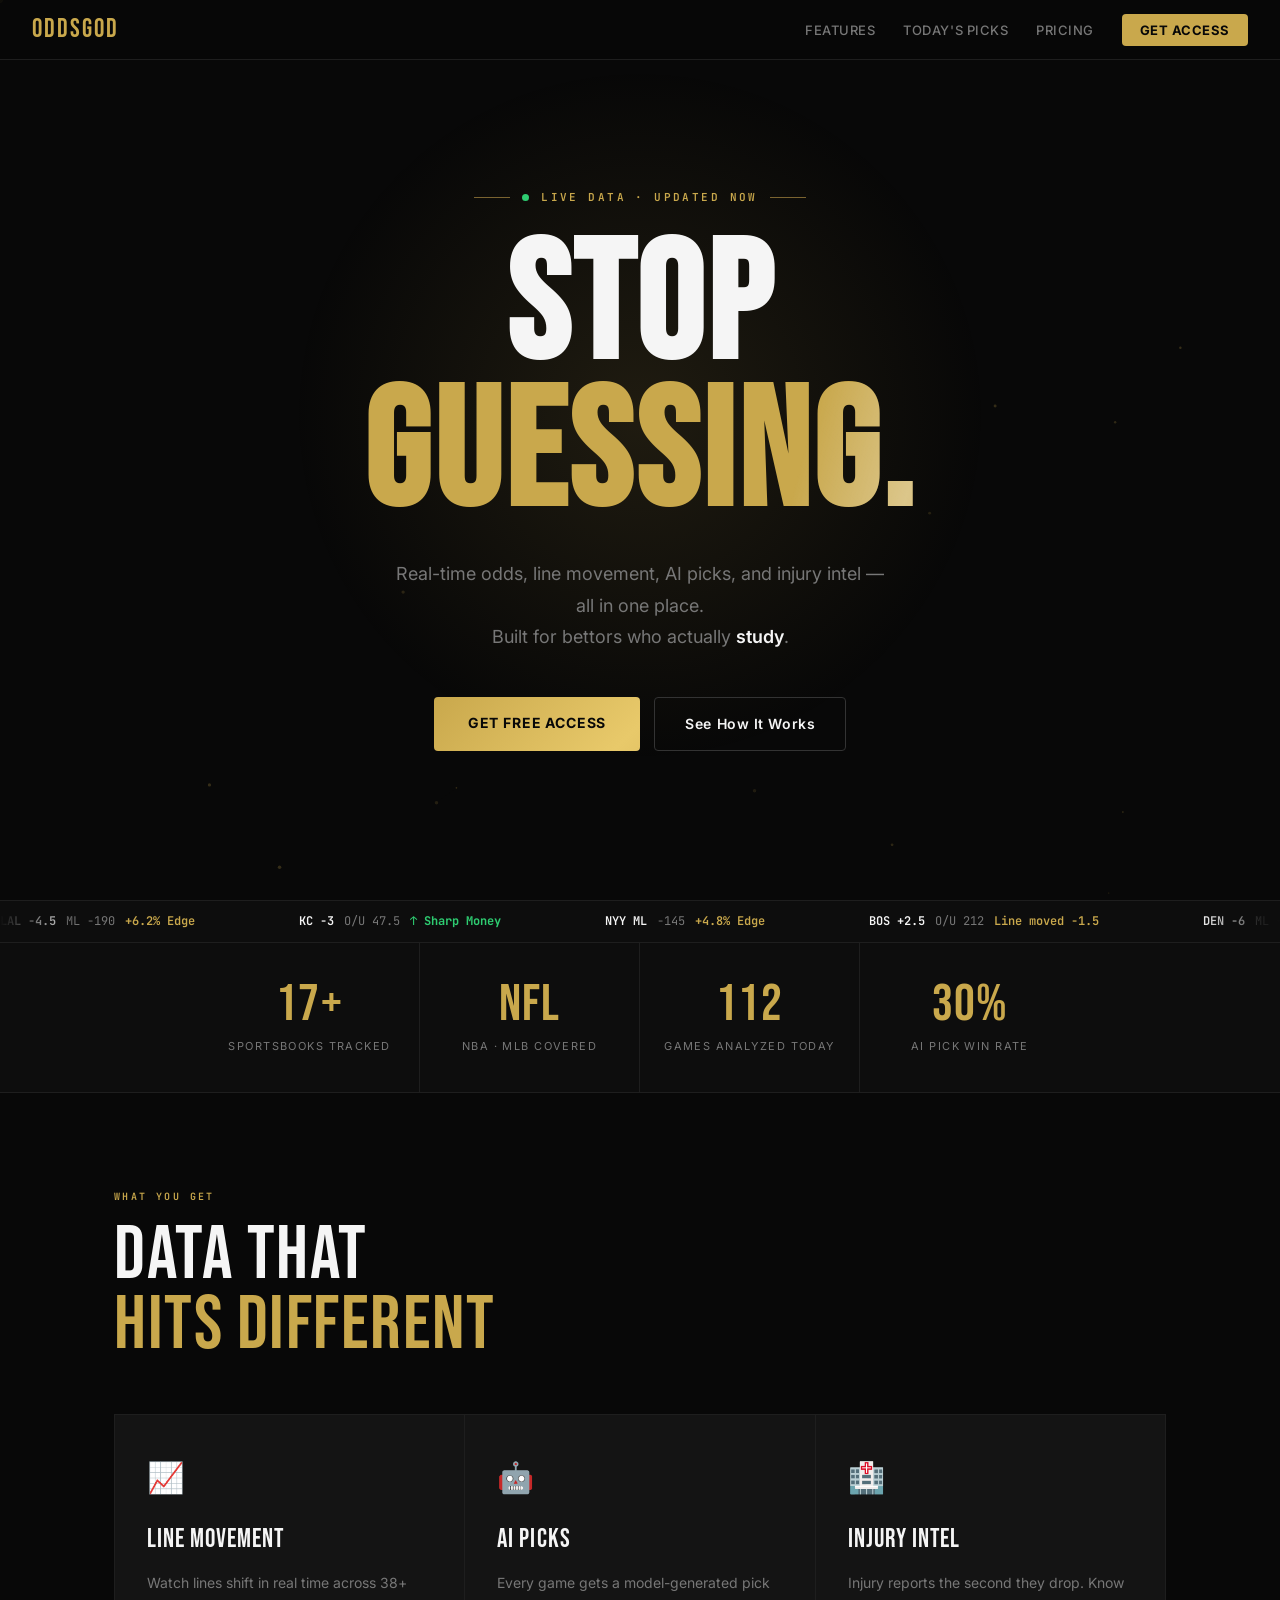
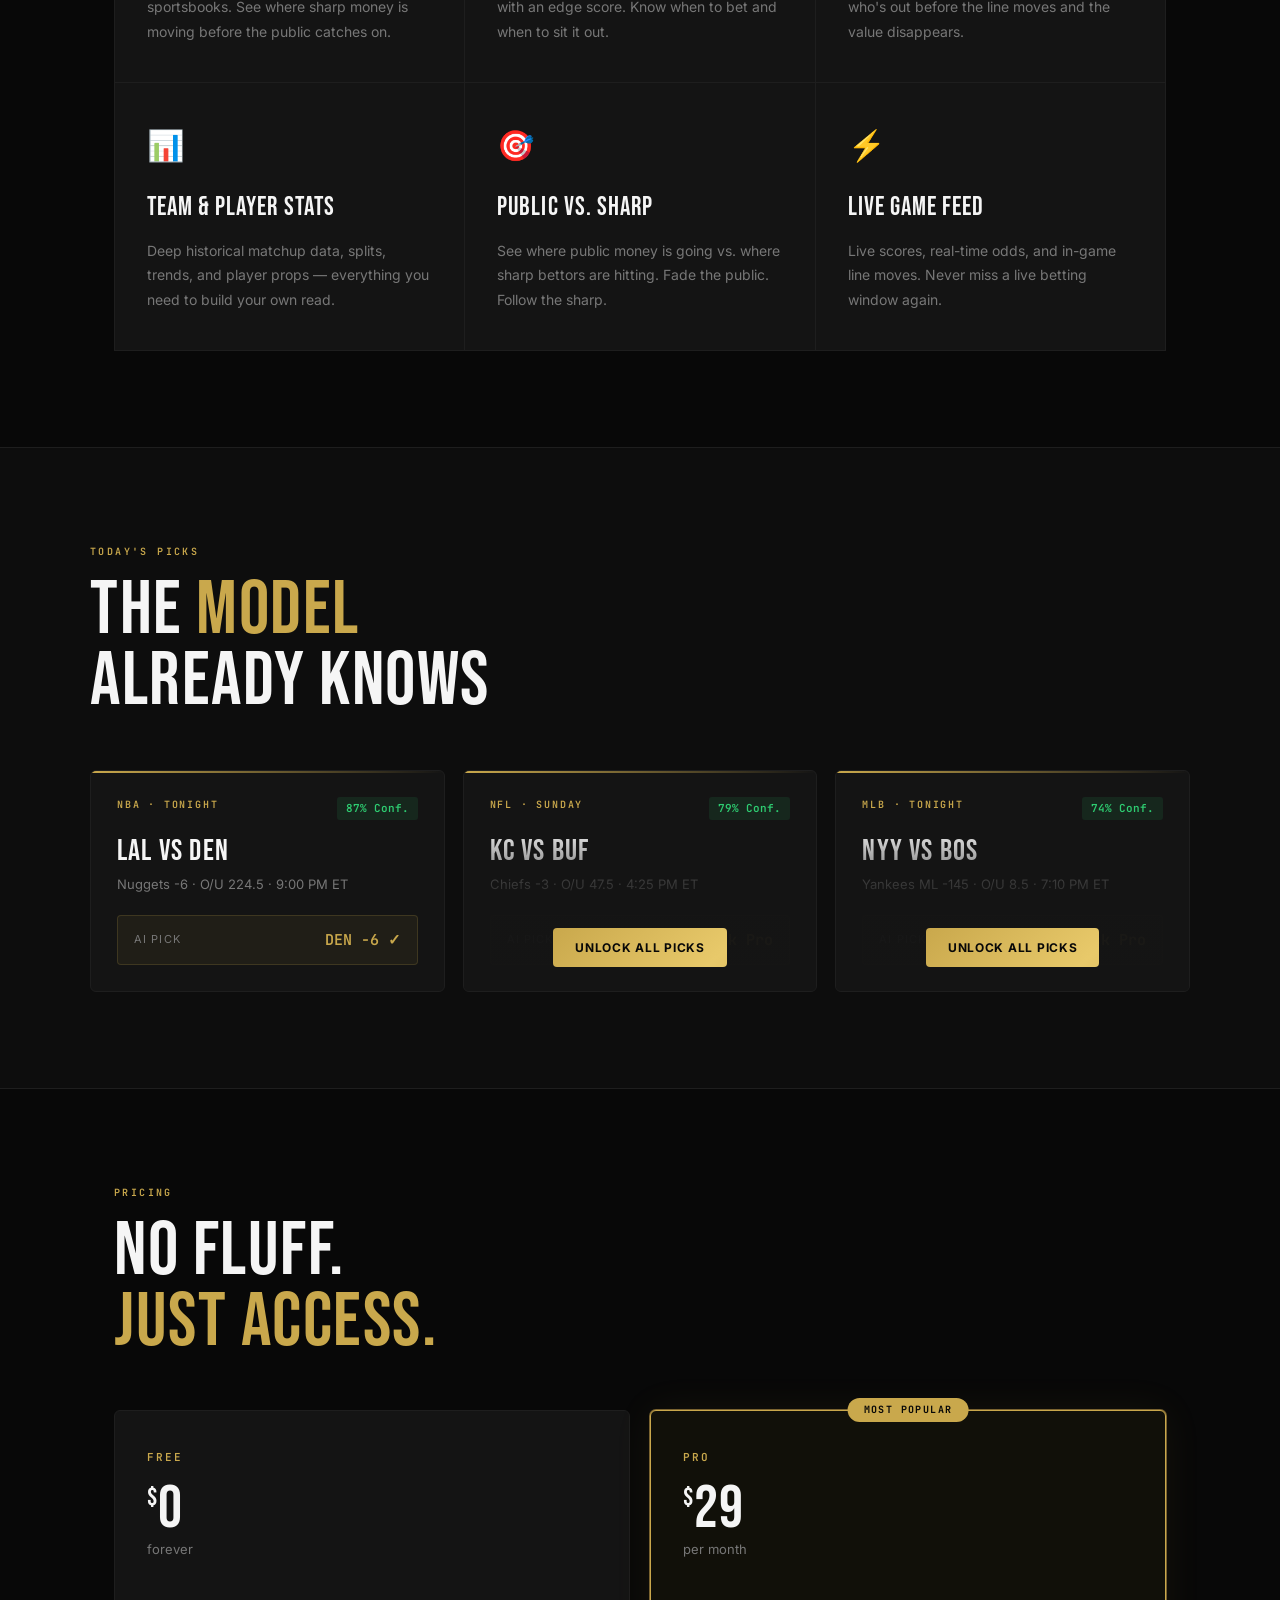
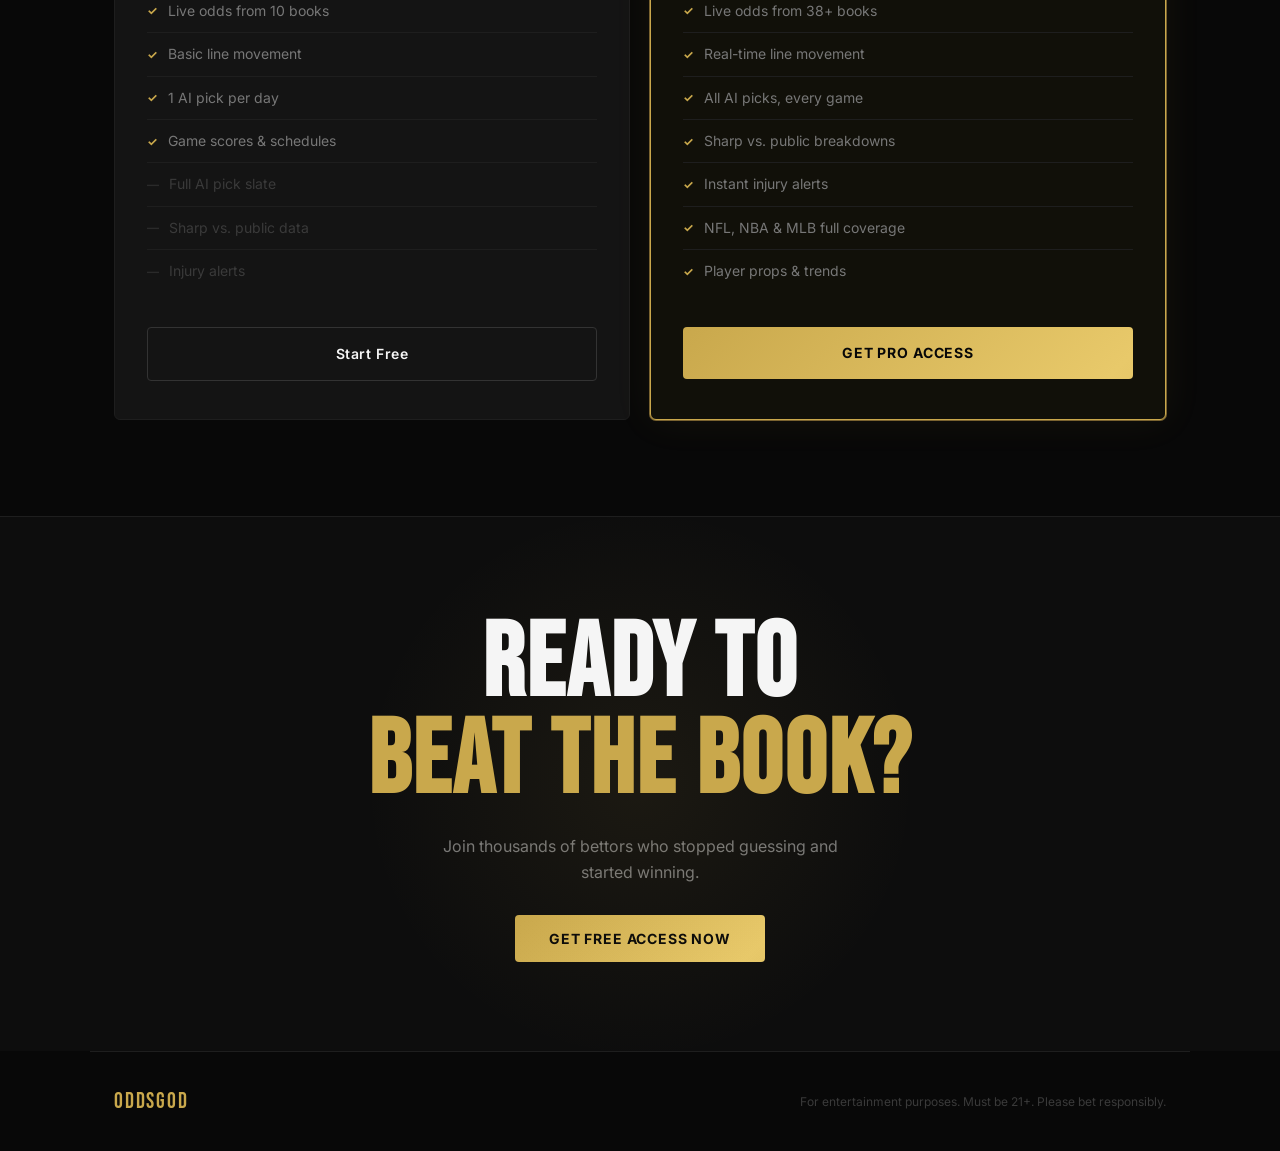
<file: index.html>
<!DOCTYPE html>
<html lang="en">
<head>
  <meta charset="UTF-8" />
  <meta name="viewport" content="width=device-width, initial-scale=1.0" />
  <title>OddsGod — Beat the Book</title>
  <link href="https://fonts.googleapis.com/css2?family=Bebas+Neue&family=Inter:wght@400;500;600;700&family=JetBrains+Mono:wght@400;600&display=swap" rel="stylesheet" />
  <style>
    *, *::before, *::after { box-sizing: border-box; margin: 0; padding: 0; }

    :root {
      --black:   #080808;
      --dark:    #0d0d0d;
      --card:    #141414;
      --border:  #1e1e1e;
      --gold:    #C9A84C;
      --gold-lt: #E8C96A;
      --gold-dim:#7A6330;
      --white:   #F5F5F5;
      --muted:   #777777;
      --green:   #2ECC71;
      --red:     #E74C3C;
    }

    html { scroll-behavior: smooth; }

    body {
      background: var(--black);
      color: var(--white);
      font-family: 'Inter', sans-serif;
      font-size: 16px;
      line-height: 1.6;
      -webkit-font-smoothing: antialiased;
      overflow-x: hidden;
    }

    /* ── CANVAS PARTICLES ── */
    #particles {
      position: fixed;
      inset: 0;
      z-index: 0;
      pointer-events: none;
      opacity: 0.45;
    }

    /* ── NAV ── */
    nav {
      position: fixed;
      top: 0; left: 0; right: 0;
      z-index: 200;
      display: flex;
      align-items: center;
      justify-content: space-between;
      padding: 0 32px;
      height: 60px;
      background: rgba(8,8,8,0.85);
      backdrop-filter: blur(18px);
      border-bottom: 1px solid var(--border);
      transition: background 0.3s;
    }

    .nav-logo {
      font-family: 'Bebas Neue', sans-serif;
      font-size: 26px;
      letter-spacing: 0.08em;
      color: var(--gold);
      text-decoration: none;
      position: relative;
    }

    .nav-logo::after {
      content: '';
      position: absolute;
      bottom: -2px; left: 0; right: 0;
      height: 1px;
      background: var(--gold);
      transform: scaleX(0);
      transition: transform 0.3s;
    }
    .nav-logo:hover::after { transform: scaleX(1); }

    .nav-links { display: flex; gap: 28px; list-style: none; }

    .nav-links a {
      color: var(--muted);
      text-decoration: none;
      font-size: 13px;
      font-weight: 500;
      letter-spacing: 0.04em;
      text-transform: uppercase;
      transition: color 0.2s;
    }
    .nav-links a:hover { color: var(--white); }

    .nav-cta {
      background: var(--gold) !important;
      color: var(--black) !important;
      padding: 8px 18px;
      border-radius: 4px;
      font-weight: 700 !important;
      transition: background 0.2s, box-shadow 0.2s !important;
    }
    .nav-cta:hover {
      background: var(--gold-lt) !important;
      box-shadow: 0 0 18px rgba(201,168,76,0.4) !important;
      color: var(--black) !important;
    }

    /* ── HERO ── */
    .hero {
      min-height: 100vh;
      display: flex;
      flex-direction: column;
      align-items: center;
      justify-content: center;
      text-align: center;
      padding: 100px 24px 60px;
      position: relative;
      z-index: 1;
      overflow: hidden;
    }

    /* Animated radial pulse behind hero */
    .hero-glow {
      position: absolute;
      width: 700px; height: 700px;
      border-radius: 50%;
      background: radial-gradient(circle, rgba(201,168,76,0.12) 0%, transparent 70%);
      top: 50%; left: 50%;
      transform: translate(-50%, -55%);
      animation: glowPulse 4s ease-in-out infinite;
      pointer-events: none;
    }

    @keyframes glowPulse {
      0%, 100% { transform: translate(-50%, -55%) scale(1);   opacity: 1; }
      50%       { transform: translate(-50%, -55%) scale(1.15); opacity: 0.6; }
    }

    .hero-eyebrow {
      font-family: 'JetBrains Mono', monospace;
      font-size: 11px;
      font-weight: 600;
      letter-spacing: 0.22em;
      text-transform: uppercase;
      color: var(--gold);
      margin-bottom: 28px;
      display: flex;
      align-items: center;
      gap: 12px;
      opacity: 0;
      animation: fadeUp 0.7s 0.2s forwards;
    }

    .hero-eyebrow::before, .hero-eyebrow::after {
      content: '';
      display: block;
      width: 36px; height: 1px;
      background: var(--gold-dim);
    }

    /* Live dot */
    .live-dot {
      width: 7px; height: 7px;
      border-radius: 50%;
      background: var(--green);
      display: inline-block;
      box-shadow: 0 0 0 0 rgba(46,204,113,0.5);
      animation: livePing 1.6s ease-out infinite;
    }
    @keyframes livePing {
      0%   { box-shadow: 0 0 0 0 rgba(46,204,113,0.6); }
      70%  { box-shadow: 0 0 0 8px rgba(46,204,113,0); }
      100% { box-shadow: 0 0 0 0 rgba(46,204,113,0); }
    }

    .hero h1 {
      font-family: 'Bebas Neue', sans-serif;
      font-size: clamp(78px, 15vw, 168px);
      line-height: 0.88;
      letter-spacing: 0.02em;
      color: var(--white);
      opacity: 0;
      animation: fadeUp 0.7s 0.4s forwards;
    }

    .hero h1 .gold-word {
      color: var(--gold);
      display: block;
      position: relative;
    }

    /* Shimmer sweep on the gold word */
    .hero h1 .gold-word::after {
      content: attr(data-text);
      position: absolute;
      inset: 0;
      background: linear-gradient(105deg, transparent 40%, rgba(255,255,255,0.35) 50%, transparent 60%);
      background-size: 200%;
      -webkit-background-clip: text;
      background-clip: text;
      -webkit-text-fill-color: transparent;
      animation: shimmer 3.5s 1.2s ease-in-out infinite;
    }
    @keyframes shimmer {
      0%   { background-position: 200% center; }
      100% { background-position: -200% center; }
    }

    /* Typewriter sub */
    .hero-sub {
      font-size: clamp(15px, 2vw, 18px);
      color: var(--muted);
      max-width: 500px;
      margin: 28px auto 44px;
      line-height: 1.75;
      opacity: 0;
      animation: fadeUp 0.7s 0.7s forwards;
    }
    .hero-sub strong { color: var(--white); font-weight: 600; }

    .hero-actions {
      display: flex;
      gap: 14px;
      flex-wrap: wrap;
      justify-content: center;
      opacity: 0;
      animation: fadeUp 0.7s 0.9s forwards;
    }

    /* ── BUTTONS ── */
    .btn-primary {
      background: linear-gradient(135deg, #C9A84C, #E8C96A, #C9A84C);
      background-size: 200%;
      color: var(--black);
      font-weight: 700;
      font-size: 14px;
      letter-spacing: 0.06em;
      text-transform: uppercase;
      padding: 15px 34px;
      border-radius: 4px;
      text-decoration: none;
      border: none;
      cursor: pointer;
      transition: background-position 0.4s, transform 0.15s, box-shadow 0.3s;
      animation: gradShift 3s ease infinite;
    }
    @keyframes gradShift {
      0%,100% { background-position: 0% 50%; }
      50%      { background-position: 100% 50%; }
    }
    .btn-primary:hover {
      transform: translateY(-2px);
      box-shadow: 0 8px 28px rgba(201,168,76,0.45);
    }

    .btn-secondary {
      background: transparent;
      color: var(--white);
      font-weight: 600;
      font-size: 14px;
      letter-spacing: 0.04em;
      padding: 15px 30px;
      border-radius: 4px;
      border: 1px solid #333;
      text-decoration: none;
      cursor: pointer;
      transition: border-color 0.25s, color 0.25s, box-shadow 0.25s;
    }
    .btn-secondary:hover {
      border-color: var(--gold-dim);
      color: var(--gold-lt);
      box-shadow: 0 0 14px rgba(201,168,76,0.15);
    }

    /* ── TICKER ── */
    .ticker-wrap {
      width: 100%;
      overflow: hidden;
      border-top: 1px solid var(--border);
      border-bottom: 1px solid var(--border);
      background: var(--dark);
      padding: 11px 0;
      position: relative;
      z-index: 1;
    }
    .ticker-wrap::before, .ticker-wrap::after {
      content: '';
      position: absolute;
      top: 0; bottom: 0;
      width: 80px;
      z-index: 2;
      pointer-events: none;
    }
    .ticker-wrap::before { left: 0;  background: linear-gradient(to right, var(--dark), transparent); }
    .ticker-wrap::after  { right: 0; background: linear-gradient(to left,  var(--dark), transparent); }

    .ticker-track {
      display: flex;
      gap: 52px;
      animation: ticker 22s linear infinite;
      white-space: nowrap;
    }
    @keyframes ticker {
      0%   { transform: translateX(0); }
      100% { transform: translateX(-50%); }
    }

    .tick-item {
      display: flex;
      align-items: center;
      gap: 10px;
      font-family: 'JetBrains Mono', monospace;
      font-size: 12px;
      flex-shrink: 0;
    }
    .tick-team { color: var(--white); font-weight: 600; }
    .tick-line { color: var(--muted); }
    .tick-edge { color: var(--gold); font-weight: 600; }
    .tick-up   { color: var(--green); font-weight: 700; }
    .tick-dot  { width: 3px; height: 3px; background: #333; border-radius: 50%; }

    /* ── STATS STRIP ── */
    .stats-strip {
      display: flex;
      justify-content: center;
      border-bottom: 1px solid var(--border);
      background: var(--dark);
      position: relative;
      z-index: 1;
    }
    .stat-item {
      flex: 1;
      max-width: 220px;
      text-align: center;
      padding: 36px 24px;
      border-right: 1px solid var(--border);
      transition: background 0.25s;
    }
    .stat-item:last-child { border-right: none; }
    .stat-item:hover { background: #111; }

    .stat-num {
      font-family: 'Bebas Neue', sans-serif;
      font-size: 52px;
      color: var(--gold);
      line-height: 1;
      letter-spacing: 0.02em;
    }
    .stat-label {
      font-size: 11px;
      color: var(--muted);
      text-transform: uppercase;
      letter-spacing: 0.13em;
      margin-top: 7px;
    }

    /* ── SCROLL REVEAL ── */
    .reveal {
      opacity: 0;
      transform: translateY(32px);
      transition: opacity 0.65s ease, transform 0.65s ease;
    }
    .reveal.visible {
      opacity: 1;
      transform: translateY(0);
    }

    /* stagger children */
    .reveal-stagger > * {
      opacity: 0;
      transform: translateY(28px);
      transition: opacity 0.55s ease, transform 0.55s ease;
    }
    .reveal-stagger.visible > *:nth-child(1) { opacity:1; transform:none; transition-delay:0.05s; }
    .reveal-stagger.visible > *:nth-child(2) { opacity:1; transform:none; transition-delay:0.15s; }
    .reveal-stagger.visible > *:nth-child(3) { opacity:1; transform:none; transition-delay:0.25s; }
    .reveal-stagger.visible > *:nth-child(4) { opacity:1; transform:none; transition-delay:0.35s; }
    .reveal-stagger.visible > *:nth-child(5) { opacity:1; transform:none; transition-delay:0.45s; }
    .reveal-stagger.visible > *:nth-child(6) { opacity:1; transform:none; transition-delay:0.55s; }

    /* ── SECTIONS ── */
    .section {
      padding: 96px 24px;
      max-width: 1100px;
      margin: 0 auto;
      position: relative;
      z-index: 1;
    }

    .section-label {
      font-family: 'JetBrains Mono', monospace;
      font-size: 10px;
      font-weight: 600;
      letter-spacing: 0.24em;
      text-transform: uppercase;
      color: var(--gold);
      margin-bottom: 16px;
    }

    .section-title {
      font-family: 'Bebas Neue', sans-serif;
      font-size: clamp(42px, 6.5vw, 76px);
      line-height: 0.93;
      letter-spacing: 0.02em;
      margin-bottom: 52px;
      color: var(--white);
    }
    .section-title em { font-style: normal; color: var(--gold); }

    /* ── FEATURES GRID ── */
    .features-grid {
      display: grid;
      grid-template-columns: repeat(auto-fit, minmax(300px, 1fr));
      gap: 1px;
      background: var(--border);
      border: 1px solid var(--border);
    }

    .feature-card {
      background: var(--card);
      padding: 38px 32px;
      position: relative;
      overflow: hidden;
      transition: background 0.25s, transform 0.25s;
      cursor: default;
    }
    .feature-card::before {
      content: '';
      position: absolute;
      bottom: 0; left: 0; right: 0;
      height: 2px;
      background: linear-gradient(90deg, var(--gold), transparent);
      transform: scaleX(0);
      transform-origin: left;
      transition: transform 0.35s ease;
    }
    .feature-card:hover { background: #1a1a1a; transform: translateY(-3px); }
    .feature-card:hover::before { transform: scaleX(1); }

    .feature-icon {
      font-size: 30px;
      margin-bottom: 18px;
      display: block;
      transition: transform 0.3s;
    }
    .feature-card:hover .feature-icon { transform: scale(1.15) rotate(-4deg); }

    .feature-name {
      font-family: 'Bebas Neue', sans-serif;
      font-size: 26px;
      letter-spacing: 0.04em;
      color: var(--white);
      margin-bottom: 10px;
    }
    .feature-desc { font-size: 14px; color: var(--muted); line-height: 1.75; }

    /* ── PICKS ── */
    .picks-section {
      background: var(--dark);
      border-top: 1px solid var(--border);
      border-bottom: 1px solid var(--border);
      padding: 96px 24px;
      position: relative;
      z-index: 1;
    }
    .picks-inner { max-width: 1100px; margin: 0 auto; }

    .picks-grid {
      display: grid;
      grid-template-columns: repeat(auto-fit, minmax(280px, 1fr));
      gap: 18px;
      margin-top: 52px;
    }

    .pick-card {
      background: var(--card);
      border: 1px solid var(--border);
      border-radius: 6px;
      padding: 26px;
      position: relative;
      overflow: hidden;
      transition: transform 0.25s, border-color 0.25s, box-shadow 0.25s;
    }
    .pick-card::before {
      content: '';
      position: absolute;
      top: 0; left: 0; right: 0;
      height: 2px;
      background: linear-gradient(90deg, var(--gold), transparent);
    }
    .pick-card:hover {
      transform: translateY(-4px);
      border-color: var(--gold-dim);
      box-shadow: 0 12px 32px rgba(0,0,0,0.5), 0 0 20px rgba(201,168,76,0.08);
    }

    .pick-header {
      display: flex;
      justify-content: space-between;
      align-items: flex-start;
      margin-bottom: 16px;
    }
    .pick-sport {
      font-family: 'JetBrains Mono', monospace;
      font-size: 10px;
      font-weight: 600;
      letter-spacing: 0.18em;
      color: var(--gold);
      text-transform: uppercase;
    }
    .pick-confidence {
      font-family: 'JetBrains Mono', monospace;
      font-size: 11px;
      font-weight: 600;
      color: var(--green);
      background: rgba(46,204,113,0.1);
      padding: 3px 9px;
      border-radius: 3px;
      animation: confPulse 2.5s ease-in-out infinite;
    }
    @keyframes confPulse {
      0%,100% { box-shadow: 0 0 0 0 rgba(46,204,113,0); }
      50%      { box-shadow: 0 0 8px 2px rgba(46,204,113,0.2); }
    }

    .pick-matchup {
      font-family: 'Bebas Neue', sans-serif;
      font-size: 30px;
      letter-spacing: 0.04em;
      color: var(--white);
      line-height: 1;
      margin-bottom: 8px;
    }
    .pick-detail { font-size: 13px; color: var(--muted); margin-bottom: 20px; }

    .pick-call {
      display: flex;
      align-items: center;
      justify-content: space-between;
      background: rgba(201,168,76,0.07);
      border: 1px solid rgba(201,168,76,0.18);
      border-radius: 4px;
      padding: 12px 16px;
    }
    .pick-call-label { font-size: 11px; color: var(--muted); text-transform: uppercase; letter-spacing: 0.1em; }
    .pick-call-value {
      font-family: 'JetBrains Mono', monospace;
      font-size: 15px;
      font-weight: 600;
      color: var(--gold);
    }

    .blur-overlay {
      position: absolute;
      inset: 0;
      background: linear-gradient(to bottom, transparent 25%, rgba(20,20,20,0.97) 65%);
      display: flex;
      align-items: flex-end;
      justify-content: center;
      padding-bottom: 24px;
    }
    .picks-locked { position: relative; }

    /* ── PRICING ── */
    .pricing-grid {
      display: grid;
      grid-template-columns: repeat(auto-fit, minmax(280px, 1fr));
      gap: 20px;
      margin-top: 52px;
    }

    .price-card {
      background: var(--card);
      border: 1px solid var(--border);
      border-radius: 6px;
      padding: 38px 32px;
      position: relative;
      transition: transform 0.25s, box-shadow 0.25s;
    }
    .price-card:hover {
      transform: translateY(-4px);
      box-shadow: 0 16px 40px rgba(0,0,0,0.45);
    }
    .price-card.featured {
      border-color: var(--gold);
      background: #111009;
      box-shadow: 0 0 0 1px var(--gold-dim), 0 0 40px rgba(201,168,76,0.07);
    }
    .price-card.featured:hover {
      box-shadow: 0 0 0 1px var(--gold), 0 16px 48px rgba(201,168,76,0.18);
    }

    .featured-badge {
      position: absolute;
      top: -13px; left: 50%;
      transform: translateX(-50%);
      background: var(--gold);
      color: var(--black);
      font-family: 'JetBrains Mono', monospace;
      font-size: 10px;
      font-weight: 700;
      letter-spacing: 0.14em;
      text-transform: uppercase;
      padding: 4px 16px;
      border-radius: 20px;
    }

    .price-tier {
      font-family: 'JetBrains Mono', monospace;
      font-size: 11px;
      font-weight: 600;
      letter-spacing: 0.18em;
      text-transform: uppercase;
      color: var(--gold);
      margin-bottom: 12px;
    }
    .price-amount {
      font-family: 'Bebas Neue', sans-serif;
      font-size: 60px;
      color: var(--white);
      line-height: 1;
      letter-spacing: 0.02em;
    }
    .price-amount sup { font-size: 26px; vertical-align: super; }
    .price-period { font-size: 13px; color: var(--muted); margin-bottom: 30px; }

    .price-features { list-style: none; margin-bottom: 34px; }
    .price-features li {
      font-size: 14px;
      color: var(--muted);
      padding: 10px 0;
      border-bottom: 1px solid var(--border);
      display: flex;
      align-items: center;
      gap: 10px;
    }
    .price-features li:last-child { border-bottom: none; }
    .price-features li::before { content: '✓'; color: var(--gold); font-weight: 700; font-size: 12px; flex-shrink: 0; }
    .price-features li.locked { color: #3a3a3a; }
    .price-features li.locked::before { content: '—'; color: #2a2a2a; }

    /* ── CTA ── */
    .cta-section {
      background: var(--dark);
      border-top: 1px solid var(--border);
      text-align: center;
      padding: 100px 24px;
      position: relative;
      z-index: 1;
      overflow: hidden;
    }
    .cta-section::before {
      content: '';
      position: absolute;
      width: 600px; height: 600px;
      border-radius: 50%;
      background: radial-gradient(circle, rgba(201,168,76,0.08) 0%, transparent 65%);
      top: 50%; left: 50%;
      transform: translate(-50%, -50%);
      animation: glowPulse 5s ease-in-out infinite;
      pointer-events: none;
    }

    .cta-section h2 {
      font-family: 'Bebas Neue', sans-serif;
      font-size: clamp(52px, 9vw, 104px);
      letter-spacing: 0.02em;
      line-height: 0.93;
      margin-bottom: 24px;
      position: relative;
    }
    .cta-section h2 span { color: var(--gold); }
    .cta-section p { font-size: 16px; color: var(--muted); max-width: 400px; margin: 0 auto 40px; }

    /* ── FOOTER ── */
    footer {
      border-top: 1px solid var(--border);
      padding: 32px 24px;
      display: flex;
      align-items: center;
      justify-content: space-between;
      flex-wrap: wrap;
      gap: 16px;
      max-width: 1100px;
      margin: 0 auto;
      position: relative;
      z-index: 1;
    }
    .footer-logo { font-family: 'Bebas Neue', sans-serif; font-size: 22px; letter-spacing: 0.08em; color: var(--gold); }
    .footer-note { font-size: 12px; color: #3a3a3a; }

    /* ── UTILITIES ── */
    @keyframes fadeUp {
      from { opacity: 0; transform: translateY(24px); }
      to   { opacity: 1; transform: translateY(0); }
    }

    @media (max-width: 640px) {
      nav { padding: 0 16px; }
      .nav-links { display: none; }
      .stats-strip { flex-wrap: wrap; }
      .stat-item { min-width: 50%; border-bottom: 1px solid var(--border); }
    }
  </style>
</head>
<body>

<canvas id="particles"></canvas>

<!-- NAV -->
<nav>
  <a class="nav-logo" href="#">OddsGod</a>
  <ul class="nav-links">
    <li><a href="#features">Features</a></li>
    <li><a href="#picks">Today's Picks</a></li>
    <li><a href="/login">Pricing</a></li>
    <li><a href="/login" class="nav-cta">Get Access</a></li>
  </ul>
</nav>

<!-- HERO -->
<section class="hero">
  <div class="hero-glow"></div>
  <div class="hero-eyebrow"><span class="live-dot"></span> Live Data · Updated Now</div>
  <h1>
    STOP
    <span class="gold-word" data-text="GUESSING.">GUESSING.</span>
  </h1>
  <p class="hero-sub">
    Real-time odds, line movement, AI picks, and injury intel — all in one place.<br />
    Built for bettors who actually <strong>study</strong>.
  </p>
  <div class="hero-actions">
    <a href="/login" class="btn-primary">Get Free Access</a>
    <a href="#features" class="btn-secondary">See How It Works</a>
  </div>
</section>

<!-- TICKER -->
<div class="ticker-wrap">
  <div class="ticker-track" id="tickerTrack">
    <div class="tick-item"><span class="tick-team">LAL -4.5</span><span class="tick-line">ML -190</span><span class="tick-edge">+6.2% Edge</span></div>
    <div class="tick-dot"></div>
    <div class="tick-item"><span class="tick-team">KC -3</span><span class="tick-line">O/U 47.5</span><span class="tick-up">↑ Sharp Money</span></div>
    <div class="tick-dot"></div>
    <div class="tick-item"><span class="tick-team">NYY ML</span><span class="tick-line">-145</span><span class="tick-edge">+4.8% Edge</span></div>
    <div class="tick-dot"></div>
    <div class="tick-item"><span class="tick-team">BOS +2.5</span><span class="tick-line">O/U 212</span><span class="tick-edge">Line moved -1.5</span></div>
    <div class="tick-dot"></div>
    <div class="tick-item"><span class="tick-team">DEN -6</span><span class="tick-line">ML -250</span><span class="tick-edge">+7.1% Edge</span></div>
    <div class="tick-dot"></div>
    <div class="tick-item"><span class="tick-team">PHI +110</span><span class="tick-line">O/U 44</span><span class="tick-line">Public: 28%</span></div>
    <div class="tick-dot"></div>
    <div class="tick-item"><span class="tick-team">GSW +3</span><span class="tick-line">ML +140</span><span class="tick-up">↑ Line Move</span></div>
    <div class="tick-dot"></div>
    <div class="tick-item"><span class="tick-team">MIA -1.5</span><span class="tick-line">O/U 218</span><span class="tick-edge">+5.5% Edge</span></div>
    <div class="tick-dot"></div>
    <!-- Duplicate -->
    <div class="tick-item"><span class="tick-team">LAL -4.5</span><span class="tick-line">ML -190</span><span class="tick-edge">+6.2% Edge</span></div>
    <div class="tick-dot"></div>
    <div class="tick-item"><span class="tick-team">KC -3</span><span class="tick-line">O/U 47.5</span><span class="tick-up">↑ Sharp Money</span></div>
    <div class="tick-dot"></div>
    <div class="tick-item"><span class="tick-team">NYY ML</span><span class="tick-line">-145</span><span class="tick-edge">+4.8% Edge</span></div>
    <div class="tick-dot"></div>
    <div class="tick-item"><span class="tick-team">BOS +2.5</span><span class="tick-line">O/U 212</span><span class="tick-edge">Line moved -1.5</span></div>
    <div class="tick-dot"></div>
    <div class="tick-item"><span class="tick-team">DEN -6</span><span class="tick-line">ML -250</span><span class="tick-edge">+7.1% Edge</span></div>
    <div class="tick-dot"></div>
    <div class="tick-item"><span class="tick-team">PHI +110</span><span class="tick-line">O/U 44</span><span class="tick-line">Public: 28%</span></div>
    <div class="tick-dot"></div>
    <div class="tick-item"><span class="tick-team">GSW +3</span><span class="tick-line">ML +140</span><span class="tick-up">↑ Line Move</span></div>
    <div class="tick-dot"></div>
    <div class="tick-item"><span class="tick-team">MIA -1.5</span><span class="tick-line">O/U 218</span><span class="tick-edge">+5.5% Edge</span></div>
    <div class="tick-dot"></div>
  </div>
</div>

<!-- STATS STRIP -->
<div class="stats-strip reveal-stagger">
  <div class="stat-item">
    <div class="stat-num" data-count="38" data-suffix="+">0+</div>
    <div class="stat-label">Sportsbooks Tracked</div>
  </div>
  <div class="stat-item">
    <div class="stat-num">NFL</div>
    <div class="stat-label">NBA · MLB Covered</div>
  </div>
  <div class="stat-item">
    <div class="stat-num" data-count="247" data-suffix="">0</div>
    <div class="stat-label">Games Analyzed Today</div>
  </div>
  <div class="stat-item">
    <div class="stat-num" data-count="68" data-suffix="%">0%</div>
    <div class="stat-label">AI Pick Win Rate</div>
  </div>
</div>

<!-- FEATURES -->
<div id="features">
  <div class="section">
    <div class="section-label reveal">What You Get</div>
    <div class="section-title reveal">DATA THAT<br /><em>HITS DIFFERENT</em></div>
    <div class="features-grid reveal-stagger">
      <div class="feature-card">
        <span class="feature-icon">📈</span>
        <div class="feature-name">Line Movement</div>
        <p class="feature-desc">Watch lines shift in real time across 38+ sportsbooks. See where sharp money is moving before the public catches on.</p>
      </div>
      <div class="feature-card">
        <span class="feature-icon">🤖</span>
        <div class="feature-name">AI Picks</div>
        <p class="feature-desc">Every game gets a model-generated pick with an edge score. Know when to bet and when to sit it out.</p>
      </div>
      <div class="feature-card">
        <span class="feature-icon">🏥</span>
        <div class="feature-name">Injury Intel</div>
        <p class="feature-desc">Injury reports the second they drop. Know who's out before the line moves and the value disappears.</p>
      </div>
      <div class="feature-card">
        <span class="feature-icon">📊</span>
        <div class="feature-name">Team & Player Stats</div>
        <p class="feature-desc">Deep historical matchup data, splits, trends, and player props — everything you need to build your own read.</p>
      </div>
      <div class="feature-card">
        <span class="feature-icon">🎯</span>
        <div class="feature-name">Public vs. Sharp</div>
        <p class="feature-desc">See where public money is going vs. where sharp bettors are hitting. Fade the public. Follow the sharp.</p>
      </div>
      <div class="feature-card">
        <span class="feature-icon">⚡</span>
        <div class="feature-name">Live Game Feed</div>
        <p class="feature-desc">Live scores, real-time odds, and in-game line moves. Never miss a live betting window again.</p>
      </div>
    </div>
  </div>
</div>

<!-- PICKS PREVIEW -->
<div id="picks" class="picks-section">
  <div class="picks-inner">
    <div class="section-label reveal">Today's Picks</div>
    <div class="section-title reveal">THE <em>MODEL</em><br />ALREADY KNOWS</div>
    <div class="picks-grid reveal-stagger">
      <div class="pick-card">
        <div class="pick-header">
          <span class="pick-sport">NBA · Tonight</span>
          <span class="pick-confidence">87% Conf.</span>
        </div>
        <div class="pick-matchup">LAL VS DEN</div>
        <div class="pick-detail">Nuggets -6 · O/U 224.5 · 9:00 PM ET</div>
        <div class="pick-call">
          <span class="pick-call-label">AI Pick</span>
          <span class="pick-call-value">DEN -6 ✓</span>
        </div>
      </div>
      <div class="pick-card picks-locked">
        <div class="pick-header">
          <span class="pick-sport">NFL · Sunday</span>
          <span class="pick-confidence">79% Conf.</span>
        </div>
        <div class="pick-matchup">KC VS BUF</div>
        <div class="pick-detail">Chiefs -3 · O/U 47.5 · 4:25 PM ET</div>
        <div class="pick-call">
          <span class="pick-call-label">AI Pick</span>
          <span class="pick-call-value">— Unlock Pro</span>
        </div>
        <div class="blur-overlay">
          <a href="/login" class="btn-primary" style="font-size:12px;padding:10px 22px;">Unlock All Picks</a>
        </div>
      </div>
      <div class="pick-card picks-locked">
        <div class="pick-header">
          <span class="pick-sport">MLB · Tonight</span>
          <span class="pick-confidence">74% Conf.</span>
        </div>
        <div class="pick-matchup">NYY VS BOS</div>
        <div class="pick-detail">Yankees ML -145 · O/U 8.5 · 7:10 PM ET</div>
        <div class="pick-call">
          <span class="pick-call-label">AI Pick</span>
          <span class="pick-call-value">— Unlock Pro</span>
        </div>
        <div class="blur-overlay">
          <a href="/login" class="btn-primary" style="font-size:12px;padding:10px 22px;">Unlock All Picks</a>
        </div>
      </div>
    </div>
  </div>
</div>

<!-- PRICING -->
<div id="pricing">
  <div class="section">
    <div class="section-label reveal">Pricing</div>
    <div class="section-title reveal">NO FLUFF.<br /><em>JUST ACCESS.</em></div>
    <div class="pricing-grid reveal-stagger">
      <div class="price-card">
        <div class="price-tier">Free</div>
        <div class="price-amount"><sup>$</sup>0</div>
        <div class="price-period">forever</div>
        <ul class="price-features">
          <li>Live odds from 10 books</li>
          <li>Basic line movement</li>
          <li>1 AI pick per day</li>
          <li>Game scores &amp; schedules</li>
          <li class="locked">Full AI pick slate</li>
          <li class="locked">Sharp vs. public data</li>
          <li class="locked">Injury alerts</li>
        </ul>
        <a href="/login" class="btn-secondary" style="display:block;text-align:center;">Start Free</a>
      </div>
      <div class="price-card featured">
        <div class="featured-badge">Most Popular</div>
        <div class="price-tier">Pro</div>
        <div class="price-amount"><sup>$</sup>29</div>
        <div class="price-period">per month</div>
        <ul class="price-features">
          <li>Live odds from 38+ books</li>
          <li>Real-time line movement</li>
          <li>All AI picks, every game</li>
          <li>Sharp vs. public breakdowns</li>
          <li>Instant injury alerts</li>
          <li>NFL, NBA &amp; MLB full coverage</li>
          <li>Player props &amp; trends</li>
        </ul>
        <a href="/login" class="btn-primary" style="display:block;text-align:center;">Get Pro Access</a>
      </div>
    </div>
  </div>
</div>

<!-- CTA -->
<div class="cta-section reveal">
  <h2>READY TO<br /><span>BEAT THE BOOK?</span></h2>
  <p>Join thousands of bettors who stopped guessing and started winning.</p>
  <a href="/login" class="btn-primary">Get Free Access Now</a>
</div>

<!-- FOOTER -->
<footer>
  <div class="footer-logo">OddsGod</div>
  <div class="footer-note">For entertainment purposes. Must be 21+. Please bet responsibly.</div>
</footer>

<script>
// ── PARTICLES ──
(function() {
  const canvas = document.getElementById('particles');
  const ctx = canvas.getContext('2d');
  let W, H, dots = [];

  function resize() {
    W = canvas.width  = window.innerWidth;
    H = canvas.height = window.innerHeight;
  }
  resize();
  window.addEventListener('resize', resize);

  function rand(min, max) { return Math.random() * (max - min) + min; }

  class Dot {
    constructor() { this.reset(); }
    reset() {
      this.x  = rand(0, W);
      this.y  = rand(0, H);
      this.r  = rand(0.6, 1.8);
      this.vx = rand(-0.18, 0.18);
      this.vy = rand(-0.18, 0.18);
      this.alpha = rand(0.15, 0.55);
    }
    update() {
      this.x += this.vx;
      this.y += this.vy;
      if (this.x < 0 || this.x > W || this.y < 0 || this.y > H) this.reset();
    }
    draw() {
      ctx.beginPath();
      ctx.arc(this.x, this.y, this.r, 0, Math.PI * 2);
      ctx.fillStyle = `rgba(201,168,76,${this.alpha})`;
      ctx.fill();
    }
  }

  for (let i = 0; i < 110; i++) dots.push(new Dot());

  // Draw connections
  function drawLines() {
    for (let i = 0; i < dots.length; i++) {
      for (let j = i + 1; j < dots.length; j++) {
        const dx = dots[i].x - dots[j].x;
        const dy = dots[i].y - dots[j].y;
        const dist = Math.sqrt(dx*dx + dy*dy);
        if (dist < 100) {
          ctx.beginPath();
          ctx.moveTo(dots[i].x, dots[i].y);
          ctx.lineTo(dots[j].x, dots[j].y);
          ctx.strokeStyle = `rgba(201,168,76,${0.07 * (1 - dist/100)})`;
          ctx.lineWidth = 0.5;
          ctx.stroke();
        }
      }
    }
  }

  function loop() {
    ctx.clearRect(0, 0, W, H);
    dots.forEach(d => { d.update(); d.draw(); });
    drawLines();
    requestAnimationFrame(loop);
  }
  loop();
})();

// ── SCROLL REVEAL ──
const revealEls = document.querySelectorAll('.reveal, .reveal-stagger');
const observer = new IntersectionObserver((entries) => {
  entries.forEach(e => {
    if (e.isIntersecting) {
      e.target.classList.add('visible');
      observer.unobserve(e.target);
    }
  });
}, { threshold: 0.12 });
revealEls.forEach(el => observer.observe(el));

// ── COUNT-UP NUMBERS ──
function countUp(el, target, suffix, duration) {
  let start = 0;
  const step = target / (duration / 16);
  const timer = setInterval(() => {
    start += step;
    if (start >= target) { start = target; clearInterval(timer); }
    el.textContent = Math.floor(start) + suffix;
  }, 16);
}

const countObserver = new IntersectionObserver((entries) => {
  entries.forEach(e => {
    if (e.isIntersecting) {
      const els = e.target.querySelectorAll('[data-count]');
      els.forEach(el => {
        const target = parseInt(el.dataset.count);
        const suffix = el.dataset.suffix || '';
        countUp(el, target, suffix, 1400);
      });
      countObserver.unobserve(e.target);
    }
  });
}, { threshold: 0.3 });

document.querySelectorAll('.stats-strip').forEach(el => countObserver.observe(el));
</script>
</body>
</html>
</file>
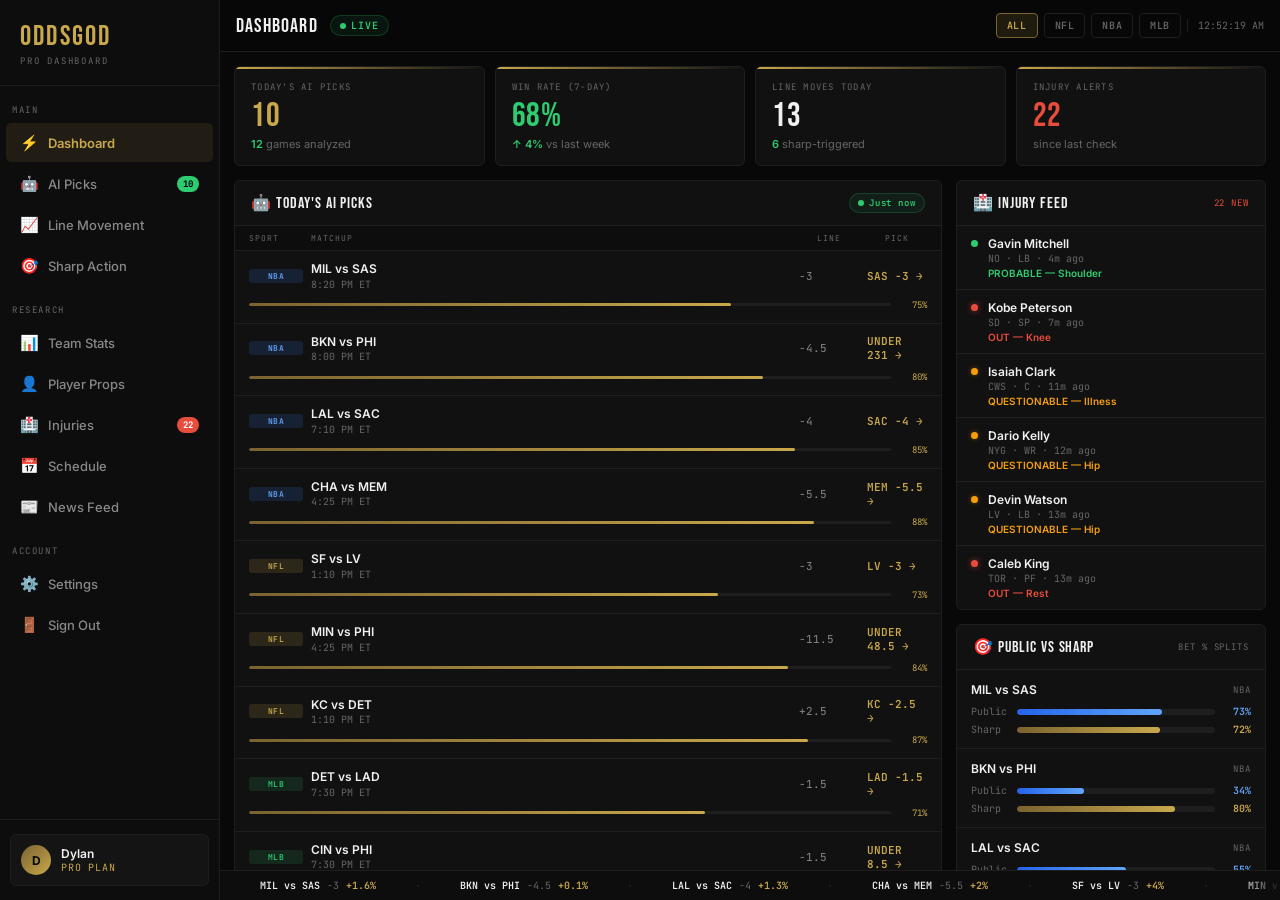
<file: dashboard.html>
<!DOCTYPE html>
<html lang="en">
<head>
  <meta charset="UTF-8"/>
  <meta name="viewport" content="width=device-width, initial-scale=1.0"/>
  <title>OddsGod — Dashboard</title>
  <link href="https://fonts.googleapis.com/css2?family=Bebas+Neue&family=Inter:wght@400;500;600;700&family=JetBrains+Mono:wght@400;600&display=swap" rel="stylesheet"/>
  <style>
    *,*::before,*::after{box-sizing:border-box;margin:0;padding:0}
    :root{
      --black:#080808;--dark:#0d0d0d;--card:#111;--card2:#141414;
      --border:#1e1e1e;--border2:#252525;
      --gold:#C9A84C;--gold-lt:#E8C96A;--gold-dim:#7A6330;
      --white:#F0F0F0;--muted:#666;--muted2:#888;
      --green:#2ECC71;--red:#E74C3C;--blue:#3B82F6;
      --sidebar:220px;
    }

    html,body{height:100%;margin:0}
    body{background:var(--black);color:var(--white);font-family:'Inter',sans-serif;font-size:14px;-webkit-font-smoothing:antialiased;display:flex;height:100vh;overflow:hidden}

    /* ── SIDEBAR (desktop only) ── */
    .sidebar{width:var(--sidebar);flex-shrink:0;background:var(--dark);border-right:1px solid var(--border);display:flex;flex-direction:column;height:100vh;overflow-y:auto;position:relative;z-index:10}
    .sidebar-logo{font-family:'Bebas Neue',sans-serif;font-size:28px;letter-spacing:0.08em;color:var(--gold);padding:20px 20px 0;text-decoration:none;display:block}
    .sidebar-sub{font-family:'JetBrains Mono',monospace;font-size:9px;letter-spacing:0.2em;text-transform:uppercase;color:var(--muted);padding:2px 20px 18px;border-bottom:1px solid var(--border)}
    .nav-section{padding:18px 12px 6px;font-family:'JetBrains Mono',monospace;font-size:9px;letter-spacing:0.18em;text-transform:uppercase;color:var(--muted)}
    .nav-item{display:flex;align-items:center;gap:10px;padding:10px 14px;border-radius:5px;margin:1px 6px;color:var(--muted2);font-size:13px;font-weight:500;cursor:pointer;transition:background 0.18s,color 0.18s;text-decoration:none;border:none;background:none;width:calc(100% - 12px);text-align:left}
    .nav-item:hover{background:#161616;color:var(--white)}
    .nav-item.active{background:rgba(201,168,76,0.1);color:var(--gold);font-weight:600}
    .nav-icon{font-size:15px;width:18px;text-align:center;flex-shrink:0}
    .nav-badge{margin-left:auto;background:var(--green);color:#000;font-size:9px;font-weight:700;padding:2px 6px;border-radius:8px;font-family:'JetBrains Mono',monospace}
    .nav-badge.red{background:var(--red);color:#fff}
    .sidebar-footer{margin-top:auto;padding:14px 10px;border-top:1px solid var(--border)}
    .user-pill{display:flex;align-items:center;gap:10px;padding:10px;border-radius:6px;background:var(--card2);border:1px solid var(--border)}
    .user-avatar{width:30px;height:30px;border-radius:50%;background:linear-gradient(135deg,var(--gold-dim),var(--gold));display:flex;align-items:center;justify-content:center;font-size:12px;font-weight:700;color:var(--black);flex-shrink:0}
    .user-name{font-size:12px;font-weight:600;color:var(--white)}
    .user-plan{font-size:10px;color:var(--gold);font-family:'JetBrains Mono',monospace;letter-spacing:0.08em}

    /* ── MAIN ── */
    .main{flex:1;display:flex;flex-direction:column;min-width:0;height:100vh;overflow:hidden}

    /* ── TOPBAR ── */
    .topbar{height:52px;flex-shrink:0;border-bottom:1px solid var(--border);background:rgba(8,8,8,0.95);backdrop-filter:blur(12px);display:flex;align-items:center;justify-content:space-between;padding:0 16px;gap:10px;position:relative;z-index:5}
    .topbar-left{display:flex;align-items:center;gap:12px;min-width:0}
    .page-title{font-family:'Bebas Neue',sans-serif;font-size:20px;letter-spacing:0.06em;color:var(--white);white-space:nowrap}
    .live-pill{display:flex;align-items:center;gap:5px;background:rgba(46,204,113,0.08);border:1px solid rgba(46,204,113,0.2);border-radius:20px;padding:3px 9px;font-family:'JetBrains Mono',monospace;font-size:10px;font-weight:600;letter-spacing:0.1em;color:var(--green);white-space:nowrap}
    .ldot{width:6px;height:6px;border-radius:50%;background:var(--green);animation:lping 1.6s ease-out infinite;flex-shrink:0}
    @keyframes lping{0%{box-shadow:0 0 0 0 rgba(46,204,113,0.6)}70%{box-shadow:0 0 0 7px rgba(46,204,113,0)}100%{box-shadow:0 0 0 0 rgba(46,204,113,0)}}
    .topbar-right{display:flex;align-items:center;gap:6px;flex-shrink:0}
    .sport-tab{font-family:'JetBrains Mono',monospace;font-size:10px;font-weight:600;letter-spacing:0.06em;text-transform:uppercase;padding:5px 10px;border-radius:4px;border:1px solid var(--border);background:none;color:var(--muted);cursor:pointer;transition:all 0.18s;white-space:nowrap}
    .sport-tab.active{background:rgba(201,168,76,0.12);border-color:var(--gold-dim);color:var(--gold)}
    .clock{font-family:'JetBrains Mono',monospace;font-size:10px;color:var(--muted);border-left:1px solid var(--border);padding-left:10px;white-space:nowrap}

    /* ── SCROLLABLE CONTENT ── */
    .content{flex:1;overflow-y:auto;padding:14px 14px 80px;display:flex;flex-direction:column;gap:14px;-webkit-overflow-scrolling:touch}
    .content::-webkit-scrollbar{width:3px}
    .content::-webkit-scrollbar-thumb{background:var(--border2);border-radius:2px}

    /* ── KPI ROW ── */
    .kpi-row{display:grid;grid-template-columns:repeat(2,1fr);gap:10px}
    .kpi{background:var(--card);border:1px solid var(--border);border-radius:6px;padding:14px 16px;position:relative;overflow:hidden}
    .kpi::before{content:'';position:absolute;top:0;left:0;right:0;height:2px;background:linear-gradient(90deg,var(--gold),transparent)}
    .kpi-label{font-family:'JetBrains Mono',monospace;font-size:9px;letter-spacing:0.14em;text-transform:uppercase;color:var(--muted);margin-bottom:6px}
    .kpi-val{font-family:'Bebas Neue',sans-serif;font-size:34px;line-height:1;letter-spacing:0.02em;color:var(--white)}
    .kpi-sub{font-size:11px;color:var(--muted);margin-top:4px}
    .kpi-sub .up{color:var(--green);font-weight:600}
    .kpi-sub .dn{color:var(--red);font-weight:600}

    /* ── PANEL ── */
    .panel{background:var(--card);border:1px solid var(--border);border-radius:6px;overflow:hidden}
    .panel-head{display:flex;align-items:center;justify-content:space-between;padding:12px 16px;border-bottom:1px solid var(--border)}
    .panel-title{font-family:'Bebas Neue',sans-serif;font-size:16px;letter-spacing:0.06em;color:var(--white)}
    .panel-tag{font-family:'JetBrains Mono',monospace;font-size:9px;letter-spacing:0.1em;text-transform:uppercase;color:var(--muted)}

    /* ── PICKS TABLE ── */
    .pick-row{display:grid;grid-template-columns:54px 1fr 60px 60px;align-items:center;gap:8px;padding:10px 14px;border-bottom:1px solid var(--border);cursor:pointer;transition:background 0.15s}
    .pick-row:last-child{border-bottom:none}
    .pick-row:hover{background:#161616}
    .pick-row.flash{animation:rowFlash 0.6s ease}
    @keyframes rowFlash{0%,100%{background:transparent}50%{background:rgba(201,168,76,0.07)}}
    .sport-badge{font-family:'JetBrains Mono',monospace;font-size:8px;font-weight:600;letter-spacing:0.08em;text-transform:uppercase;padding:2px 5px;border-radius:3px;text-align:center}
    .b-nba{background:rgba(59,130,246,0.15);color:#60a5fa}
    .b-nfl{background:rgba(201,168,76,0.15);color:var(--gold)}
    .b-mlb{background:rgba(46,204,113,0.12);color:var(--green)}
    .pick-info{min-width:0}
    .pick-teams{font-weight:600;font-size:12px;color:var(--white);line-height:1.3}
    .pick-time{font-size:10px;color:var(--muted);margin-top:1px;font-family:'JetBrains Mono',monospace}
    .pick-line-val{font-family:'JetBrains Mono',monospace;font-size:11px;color:var(--muted2)}
    .pick-call{font-family:'JetBrains Mono',monospace;font-size:11px;font-weight:600;color:var(--gold)}
    .conf-wrap{grid-column:1/-1;display:flex;align-items:center;gap:8px;padding:0 0 2px}
    .conf-bar{flex:1;height:3px;background:var(--border);border-radius:2px;overflow:hidden}
    .conf-fill{height:100%;border-radius:2px;background:linear-gradient(90deg,var(--gold-dim),var(--gold));transition:width 0.8s ease}
    .conf-pct{font-family:'JetBrains Mono',monospace;font-size:9px;color:var(--gold);width:28px;text-align:right;flex-shrink:0}

    /* ── ODDS TABLE ── */
    .odds-head-row{display:grid;grid-template-columns:1fr 56px 56px 56px 60px;gap:6px;padding:7px 14px;background:var(--dark);border-bottom:1px solid var(--border)}
    .oh{font-family:'JetBrains Mono',monospace;font-size:8px;letter-spacing:0.12em;text-transform:uppercase;color:var(--muted);text-align:center}
    .oh:first-child{text-align:left}
    .odds-row{display:grid;grid-template-columns:1fr 56px 56px 56px 60px;align-items:center;gap:6px;padding:9px 14px;border-bottom:1px solid var(--border);transition:background 0.15s}
    .odds-row:last-child{border-bottom:none}
    .odds-row.flash{animation:rowFlash 0.7s ease}
    .odds-team{font-size:12px;font-weight:600;color:var(--white)}
    .odds-game{font-size:9px;color:var(--muted);font-family:'JetBrains Mono',monospace;margin-top:1px}
    .odds-num{font-family:'JetBrains Mono',monospace;font-size:11px;color:var(--muted2);text-align:center;transition:color 0.3s}
    .up{color:var(--green)!important;font-weight:700}
    .dn{color:var(--red)!important;font-weight:700}
    .edge-pill{font-family:'JetBrains Mono',monospace;font-size:9px;font-weight:600;padding:2px 6px;border-radius:3px;text-align:center}
    .e-pos{background:rgba(46,204,113,0.12);color:var(--green)}
    .e-neg{background:rgba(231,76,60,0.12);color:var(--red)}

    /* ── INJURY FEED ── */
    .inj-item{display:flex;gap:10px;padding:10px 14px;border-bottom:1px solid var(--border)}
    .inj-item:last-child{border-bottom:none}
    .inj-item.flash{animation:rowFlash 0.6s ease}
    .inj-dot{flex-shrink:0;width:7px;height:7px;border-radius:50%;margin-top:4px}
    .dot-out{background:var(--red);box-shadow:0 0 6px rgba(231,76,60,0.6)}
    .dot-q{background:#F59E0B;box-shadow:0 0 5px rgba(245,158,11,0.4)}
    .dot-p{background:var(--green)}
    .inj-name{font-size:12px;font-weight:600;color:var(--white)}
    .inj-meta{font-size:10px;color:var(--muted);font-family:'JetBrains Mono',monospace;margin-top:1px}
    .inj-lbl{font-size:10px;font-weight:600;margin-top:2px}
    .lbl-out{color:var(--red)}
    .lbl-q{color:#F59E0B}
    .lbl-p{color:var(--green)}

    /* ── PUBLIC vs SHARP ── */
    .ps-row{padding:12px 14px;border-bottom:1px solid var(--border)}
    .ps-row:last-child{border-bottom:none}
    .ps-top{display:flex;justify-content:space-between;align-items:center;margin-bottom:8px}
    .ps-match{font-size:12px;font-weight:600;color:var(--white)}
    .ps-sport{font-family:'JetBrains Mono',monospace;font-size:9px;letter-spacing:0.1em;text-transform:uppercase;color:var(--muted)}
    .ps-bars{display:flex;flex-direction:column;gap:5px}
    .ps-bar-row{display:flex;align-items:center;gap:8px}
    .ps-lbl{font-size:10px;color:var(--muted);width:38px;flex-shrink:0;font-family:'JetBrains Mono',monospace}
    .ps-track{flex:1;height:6px;background:var(--border);border-radius:3px;overflow:hidden}
    .ps-fill{height:100%;border-radius:3px;transition:width 1.2s ease}
    .fill-pub{background:linear-gradient(90deg,#2563EB,#60a5fa)}
    .fill-shp{background:linear-gradient(90deg,var(--gold-dim),var(--gold))}
    .ps-pct{font-family:'JetBrains Mono',monospace;font-size:10px;font-weight:600;width:28px;text-align:right;flex-shrink:0}
    .pct-pub{color:#60a5fa}
    .pct-shp{color:var(--gold)}

    /* ── SCHEDULE ── */
    .sched-row{display:flex;align-items:center;gap:10px;padding:10px 14px;border-bottom:1px solid var(--border)}
    .sched-row:last-child{border-bottom:none}
    .sched-time{font-family:'JetBrains Mono',monospace;font-size:10px;color:var(--muted);width:52px;flex-shrink:0}
    .sched-match{flex:1}
    .sched-teams{font-size:12px;font-weight:600;color:var(--white)}
    .sched-line{font-family:'JetBrains Mono',monospace;font-size:10px;color:var(--muted);margin-top:2px}
    .sched-badge{font-family:'JetBrains Mono',monospace;font-size:8px;font-weight:600;letter-spacing:0.08em;padding:2px 6px;border-radius:3px;flex-shrink:0}

    /* ── BOTTOM TICKER ── */
    .dash-ticker{height:30px;flex-shrink:0;background:var(--dark);border-top:1px solid var(--border);overflow:hidden;position:relative;display:flex;align-items:center}
    .dash-ticker::before,.dash-ticker::after{content:'';position:absolute;top:0;bottom:0;width:40px;z-index:2;pointer-events:none}
    .dash-ticker::before{left:0;background:linear-gradient(to right,var(--dark),transparent)}
    .dash-ticker::after{right:0;background:linear-gradient(to left,var(--dark),transparent)}
    .ticker-track{display:flex;gap:36px;animation:ticker 18s linear infinite;white-space:nowrap;padding:0 40px}
    @keyframes ticker{0%{transform:translateX(0)}100%{transform:translateX(-50%)}}
    .ti{display:flex;align-items:center;gap:7px;font-family:'JetBrains Mono',monospace;font-size:10px;flex-shrink:0}
    .ti-team{color:var(--white);font-weight:600}
    .ti-odds{color:var(--muted)}
    .ti-edge{color:var(--gold);font-weight:600}
    .ti-up{color:var(--green);font-weight:700}
    .ti-dn{color:var(--red);font-weight:700}

    /* ── TOAST ── */
    .toast-wrap{position:fixed;top:60px;right:12px;z-index:999;display:flex;flex-direction:column;gap:8px;pointer-events:none;max-width:calc(100vw - 24px)}
    .toast{background:var(--card2);border:1px solid var(--border);border-radius:6px;padding:11px 14px;display:flex;gap:10px;align-items:flex-start;animation:toastIn 0.35s ease forwards;pointer-events:auto;box-shadow:0 8px 24px rgba(0,0,0,0.6)}
    .toast.out{animation:toastOut 0.35s ease forwards}
    @keyframes toastIn{from{opacity:0;transform:translateX(16px)}to{opacity:1;transform:translateX(0)}}
    @keyframes toastOut{from{opacity:1;transform:translateX(0)}to{opacity:0;transform:translateX(16px)}}
    .toast-icon{font-size:15px;flex-shrink:0}
    .toast-title{font-size:12px;font-weight:600;color:var(--white)}
    .toast-body{font-size:10px;color:var(--muted);margin-top:2px;font-family:'JetBrains Mono',monospace}
    .t-gold{border-left:3px solid var(--gold)}
    .t-red{border-left:3px solid var(--red)}
    .t-green{border-left:3px solid var(--green)}

    /* ── AI EXPLAINER MODAL ── */
    .modal-backdrop{position:fixed;inset:0;background:rgba(0,0,0,0.75);z-index:500;display:flex;align-items:flex-end;justify-content:center;backdrop-filter:blur(4px);opacity:0;pointer-events:none;transition:opacity 0.25s}
    .modal-backdrop.open{opacity:1;pointer-events:all}
    .modal{background:var(--card2);border:1px solid var(--border);border-radius:12px 12px 0 0;width:100%;max-width:600px;max-height:90vh;overflow-y:auto;transform:translateY(30px);transition:transform 0.3s ease;padding-bottom:24px}
    .modal-backdrop.open .modal{transform:translateY(0)}
    .modal-handle{width:36px;height:4px;background:var(--border2);border-radius:2px;margin:12px auto 0}
    .modal-head{display:flex;align-items:flex-start;justify-content:space-between;padding:16px 20px 0}
    .modal-matchup{font-family:'Bebas Neue',sans-serif;font-size:28px;letter-spacing:0.04em;color:var(--white);line-height:1}
    .modal-sport-row{display:flex;align-items:center;gap:8px;margin-top:4px}
    .modal-close{background:none;border:none;color:var(--muted);font-size:20px;cursor:pointer;padding:0;line-height:1;transition:color 0.2s;flex-shrink:0;margin-top:2px}
    .modal-close:hover{color:var(--white)}
    .modal-pick-box{margin:16px 20px 0;background:rgba(201,168,76,0.07);border:1px solid rgba(201,168,76,0.2);border-radius:6px;padding:14px 16px;display:flex;align-items:center;justify-content:space-between}
    .modal-pick-label{font-size:11px;color:var(--muted);text-transform:uppercase;letter-spacing:0.1em;font-family:'JetBrains Mono',monospace}
    .modal-pick-val{font-family:'Bebas Neue',sans-serif;font-size:26px;color:var(--gold);letter-spacing:0.04em}
    .modal-conf-ring{width:52px;height:52px;flex-shrink:0}
    .modal-section{padding:16px 20px 0}
    .modal-section-title{font-family:'JetBrains Mono',monospace;font-size:9px;font-weight:600;letter-spacing:0.18em;text-transform:uppercase;color:var(--gold);margin-bottom:10px}
    .modal-explain{font-size:13px;color:var(--muted2);line-height:1.75}
    .modal-explain strong{color:var(--white);font-weight:600}
    .modal-factors{display:flex;flex-direction:column;gap:8px}
    .factor-row{display:flex;align-items:center;gap:10px}
    .factor-label{font-size:12px;color:var(--muted2);width:130px;flex-shrink:0}
    .factor-bar-track{flex:1;height:6px;background:var(--border);border-radius:3px;overflow:hidden}
    .factor-bar-fill{height:100%;border-radius:3px;transition:width 1s ease}
    .fb-pos{background:linear-gradient(90deg,var(--gold-dim),var(--gold))}
    .fb-neg{background:linear-gradient(90deg,#7f1d1d,var(--red))}
    .factor-val{font-family:'JetBrains Mono',monospace;font-size:10px;font-weight:600;width:32px;text-align:right;flex-shrink:0}
    .modal-add-btn{display:block;width:calc(100% - 40px);margin:20px 20px 0;padding:13px;background:linear-gradient(135deg,#C9A84C,#E8C96A,#C9A84C);background-size:200%;color:var(--black);font-family:'Inter',sans-serif;font-weight:700;font-size:13px;letter-spacing:0.06em;text-transform:uppercase;border:none;border-radius:4px;cursor:pointer;transition:box-shadow 0.2s,transform 0.15s;animation:gradShift 3s ease infinite}
    @keyframes gradShift{0%,100%{background-position:0% 50%}50%{background-position:100% 50%}}
    .modal-add-btn:hover{box-shadow:0 6px 20px rgba(201,168,76,0.35);transform:translateY(-1px)}
    .modal-add-btn:disabled{opacity:0.4;cursor:not-allowed;transform:none;box-shadow:none}

    /* ── BET TRACKER ── */
    .tracker-stats{display:grid;grid-template-columns:repeat(4,1fr);gap:0;border-bottom:1px solid var(--border)}
    .ts-item{text-align:center;padding:12px 8px;border-right:1px solid var(--border)}
    .ts-item:last-child{border-right:none}
    .ts-val{font-family:'Bebas Neue',sans-serif;font-size:22px;letter-spacing:0.02em;line-height:1}
    .ts-lbl{font-family:'JetBrains Mono',monospace;font-size:8px;letter-spacing:0.1em;text-transform:uppercase;color:var(--muted);margin-top:3px}
    .tracker-add-row{padding:12px 14px;border-bottom:1px solid var(--border);display:flex;gap:8px;align-items:center;flex-wrap:wrap}
    .tracker-input{background:#0a0a0a;border:1px solid var(--border);border-radius:4px;padding:7px 10px;color:var(--white);font-family:'JetBrains Mono',monospace;font-size:11px;outline:none;transition:border-color 0.2s}
    .tracker-input:focus{border-color:var(--gold-dim)}
    .tracker-input::placeholder{color:#333}
    .ti-game{flex:1;min-width:100px}
    .ti-pick2{flex:1;min-width:80px}
    .ti-odds2{width:68px}
    .ti-stake{width:68px}
    .tracker-add-btn{background:var(--gold);color:var(--black);border:none;border-radius:4px;padding:7px 14px;font-family:'Inter',sans-serif;font-size:11px;font-weight:700;cursor:pointer;transition:background 0.2s,transform 0.15s;white-space:nowrap;flex-shrink:0}
    .tracker-add-btn:hover{background:var(--gold-lt);transform:translateY(-1px)}
    .bet-row{display:flex;align-items:center;gap:10px;padding:10px 14px;border-bottom:1px solid var(--border);transition:background 0.15s}
    .bet-row:last-child{border-bottom:none}
    .bet-row:hover{background:#161616}
    .bet-status{width:7px;height:7px;border-radius:50%;flex-shrink:0}
    .bs-pending{background:var(--muted);border:1px solid #444}
    .bs-won{background:var(--green);box-shadow:0 0 5px rgba(46,204,113,0.5)}
    .bs-lost{background:var(--red)}
    .bet-game{flex:1;min-width:0}
    .bet-game-name{font-size:12px;font-weight:600;color:var(--white);white-space:nowrap;overflow:hidden;text-overflow:ellipsis}
    .bet-pick-label{font-family:'JetBrains Mono',monospace;font-size:10px;color:var(--gold);margin-top:1px}
    .bet-odds-cell{font-family:'JetBrains Mono',monospace;font-size:11px;color:var(--muted2);width:44px;text-align:center;flex-shrink:0}
    .bet-stake-cell{font-family:'JetBrains Mono',monospace;font-size:11px;color:var(--muted2);width:44px;text-align:center;flex-shrink:0}
    .bet-result{font-family:'JetBrains Mono',monospace;font-size:11px;font-weight:600;width:52px;text-align:right;flex-shrink:0}
    .br-won{color:var(--green)}
    .br-lost{color:var(--red)}
    .br-pending{color:var(--muted)}
    .bet-del{background:none;border:none;color:#333;cursor:pointer;font-size:13px;padding:0 2px;transition:color 0.2s;flex-shrink:0}
    .bet-del:hover{color:var(--red)}
    .bet-status-btn{background:none;border:1px solid var(--border);border-radius:3px;font-size:9px;font-family:'JetBrains Mono',monospace;color:var(--muted);padding:2px 5px;cursor:pointer;transition:all 0.2s;flex-shrink:0}
    .bet-status-btn:hover{border-color:var(--gold-dim);color:var(--gold)}
    .tracker-empty{text-align:center;padding:28px 14px;color:var(--muted);font-size:13px}
    .tracker-empty span{display:block;font-size:24px;margin-bottom:8px}

    /* ── TAB VIEWS ── */
    .view{display:none;flex-direction:column;gap:14px}
    .view.active{display:flex}

    /* shared table styles for detail views */
    .detail-table{width:100%;border-collapse:collapse}
    .detail-table th{font-family:'JetBrains Mono',monospace;font-size:9px;letter-spacing:0.14em;text-transform:uppercase;color:var(--muted);padding:8px 14px;text-align:left;background:var(--dark);border-bottom:1px solid var(--border);white-space:nowrap}
    .detail-table td{padding:10px 14px;border-bottom:1px solid var(--border);font-size:13px;color:var(--muted2);vertical-align:middle}
    .detail-table tr:last-child td{border-bottom:none}
    .detail-table tr:hover td{background:#161616}
    .detail-table td.bright{color:var(--white);font-weight:600}
    .detail-table td.gold{color:var(--gold);font-family:'JetBrains Mono',monospace;font-weight:600}
    .detail-table td.green{color:var(--green);font-family:'JetBrains Mono',monospace;font-weight:600}
    .detail-table td.red{color:var(--red);font-family:'JetBrains Mono',monospace;font-weight:600}

    /* stat cards row */
    .stat-cards{display:grid;grid-template-columns:repeat(auto-fit,minmax(160px,1fr));gap:10px}
    .stat-card{background:var(--card);border:1px solid var(--border);border-radius:6px;padding:14px 16px;position:relative;overflow:hidden}
    .stat-card::before{content:'';position:absolute;top:0;left:0;right:0;height:2px;background:linear-gradient(90deg,var(--gold),transparent)}
    .stat-card-label{font-family:'JetBrains Mono',monospace;font-size:9px;letter-spacing:0.14em;text-transform:uppercase;color:var(--muted);margin-bottom:6px}
    .stat-card-val{font-family:'Bebas Neue',sans-serif;font-size:32px;line-height:1;letter-spacing:0.02em}
    .stat-card-sub{font-size:11px;color:var(--muted);margin-top:3px}

    /* filter bar */
    .filter-bar{display:flex;align-items:center;gap:8px;padding:10px 16px;border-bottom:1px solid var(--border);flex-wrap:wrap}
    .filter-btn{font-family:'JetBrains Mono',monospace;font-size:10px;font-weight:600;letter-spacing:0.08em;text-transform:uppercase;padding:4px 10px;border-radius:3px;border:1px solid var(--border);background:none;color:var(--muted);cursor:pointer;transition:all 0.18s}
    .filter-btn:hover{color:var(--white);border-color:#333}
    .filter-btn.active{background:rgba(201,168,76,0.12);border-color:var(--gold-dim);color:var(--gold)}
    .filter-search{background:#0a0a0a;border:1px solid var(--border);border-radius:4px;padding:5px 10px;color:var(--white);font-family:'JetBrains Mono',monospace;font-size:11px;outline:none;margin-left:auto;width:160px;transition:border-color 0.2s}
    .filter-search:focus{border-color:var(--gold-dim)}
    .filter-search::placeholder{color:#333}

    /* prop card */
    .prop-grid{display:grid;grid-template-columns:repeat(auto-fill,minmax(280px,1fr));gap:12px;padding:14px}
    .prop-card{background:var(--card2);border:1px solid var(--border);border-radius:6px;padding:16px;position:relative;overflow:hidden;transition:border-color 0.2s,transform 0.2s}
    .prop-card:hover{border-color:var(--gold-dim);transform:translateY(-2px)}
    .prop-card::before{content:'';position:absolute;top:0;left:0;right:0;height:2px;background:linear-gradient(90deg,var(--gold),transparent)}
    .prop-player{font-size:13px;font-weight:700;color:var(--white)}
    .prop-team-pos{font-family:'JetBrains Mono',monospace;font-size:10px;color:var(--muted);margin-top:2px}
    .prop-type{font-family:'JetBrains Mono',monospace;font-size:9px;letter-spacing:0.14em;text-transform:uppercase;color:var(--gold);margin:10px 0 4px}
    .prop-line{font-family:'Bebas Neue',sans-serif;font-size:28px;color:var(--white);line-height:1}
    .prop-ou-row{display:flex;gap:8px;margin-top:10px}
    .prop-btn{flex:1;padding:7px;border-radius:4px;border:1px solid var(--border);background:none;font-family:'JetBrains Mono',monospace;font-size:11px;font-weight:600;cursor:pointer;transition:all 0.18s;text-align:center}
    .prop-btn-over{color:var(--green)}
    .prop-btn-over:hover,.prop-btn-over.active{background:rgba(46,204,113,0.12);border-color:var(--green)}
    .prop-btn-under{color:var(--red)}
    .prop-btn-under:hover,.prop-btn-under.active{background:rgba(231,76,60,0.12);border-color:var(--red)}
    .prop-ai{display:flex;align-items:center;gap:6px;margin-top:10px;font-size:11px;color:var(--muted)}
    .prop-ai-lean{font-weight:600}
    .lean-over{color:var(--green)}
    .lean-under{color:var(--red)}

    /* schedule calendar */
    .sched-day-header{padding:10px 14px;background:var(--dark);border-bottom:1px solid var(--border);font-family:'JetBrains Mono',monospace;font-size:10px;font-weight:600;letter-spacing:0.14em;text-transform:uppercase;color:var(--gold)}
    .sched-game-row{display:flex;align-items:center;gap:14px;padding:12px 16px;border-bottom:1px solid var(--border);transition:background 0.15s}
    .sched-game-row:hover{background:#161616}
    .sched-game-row:last-child{border-bottom:none}
    .sg-time{font-family:'JetBrains Mono',monospace;font-size:11px;color:var(--muted);width:58px;flex-shrink:0}
    .sg-teams{flex:1}
    .sg-matchup{font-size:13px;font-weight:600;color:var(--white)}
    .sg-venue{font-size:11px;color:var(--muted);margin-top:2px;font-family:'JetBrains Mono',monospace}
    .sg-odds{display:flex;gap:8px;flex-shrink:0}
    .sg-odd-pill{background:var(--card2);border:1px solid var(--border);border-radius:3px;padding:4px 8px;font-family:'JetBrains Mono',monospace;font-size:10px;color:var(--muted2);text-align:center;min-width:56px}
    .sg-odd-pill span{display:block;font-size:8px;color:var(--muted);margin-bottom:1px;text-transform:uppercase;letter-spacing:0.08em}
    .sg-weather{font-size:11px;color:var(--muted);display:flex;align-items:center;gap:4px;flex-shrink:0;width:80px}

    /* steam/sharp move tags */
    .move-tag{font-family:'JetBrains Mono',monospace;font-size:9px;font-weight:600;padding:2px 7px;border-radius:3px;text-transform:uppercase;letter-spacing:0.08em}
    .tag-steam{background:rgba(231,76,60,0.15);color:var(--red)}
    .tag-sharp{background:rgba(201,168,76,0.15);color:var(--gold)}
    .tag-reverse{background:rgba(59,130,246,0.15);color:#60a5fa}
    .tag-public{background:rgba(107,114,128,0.15);color:var(--muted2)}

    /* ── NEWS FEED ── */
    .news-item{padding:14px 16px;border-bottom:1px solid var(--border);transition:background 0.15s;cursor:pointer}
    .news-item:last-child{border-bottom:none}
    .news-item:hover{background:#161616}
    .news-item.loading{opacity:0.5;pointer-events:none}
    .news-meta{display:flex;align-items:center;gap:8px;margin-bottom:6px;flex-wrap:wrap}
    .news-source{font-family:'JetBrains Mono',monospace;font-size:9px;font-weight:600;letter-spacing:0.12em;text-transform:uppercase;color:var(--gold)}
    .news-time{font-family:'JetBrains Mono',monospace;font-size:9px;color:var(--muted)}
    .news-headline{font-size:13px;font-weight:600;color:var(--white);line-height:1.45;margin-bottom:6px}
    .news-summary{font-size:12px;color:var(--muted2);line-height:1.65;margin-bottom:8px}
    .news-summary.skeleton{height:36px;background:linear-gradient(90deg,var(--border) 25%,#222 50%,var(--border) 75%);background-size:200%;animation:skeletonPulse 1.4s ease infinite;border-radius:3px}
    @keyframes skeletonPulse{0%{background-position:200% center}100%{background-position:-200% center}}
    .news-tags{display:flex;gap:6px;flex-wrap:wrap}
    .news-impact{font-family:'JetBrains Mono',monospace;font-size:9px;font-weight:600;padding:2px 8px;border-radius:3px;letter-spacing:0.06em}
    .impact-high{background:rgba(231,76,60,0.15);color:var(--red)}
    .impact-med{background:rgba(245,158,11,0.15);color:#F59E0B}
    .impact-low{background:rgba(107,114,128,0.15);color:var(--muted2)}
    .impact-pos{background:rgba(46,204,113,0.12);color:var(--green)}
    .news-game-tag{font-family:'JetBrains Mono',monospace;font-size:9px;padding:2px 7px;border-radius:3px;background:rgba(201,168,76,0.1);color:var(--gold)}
    .news-expand{display:none;font-size:12px;color:var(--muted2);line-height:1.65;margin-top:8px;padding-top:8px;border-top:1px solid var(--border)}
    .news-item.expanded .news-expand{display:block}
    .news-refresh-btn{background:none;border:1px solid var(--border);border-radius:4px;padding:4px 10px;font-family:'JetBrains Mono',monospace;font-size:9px;font-weight:600;letter-spacing:0.1em;color:var(--muted);cursor:pointer;transition:all 0.2s;text-transform:uppercase}
    .news-refresh-btn:hover{border-color:var(--gold-dim);color:var(--gold)}
    .news-refresh-btn.spinning{animation:spin 1s linear infinite}
    @keyframes spin{to{transform:rotate(360deg)}}

    /* ── DESKTOP GRID (sidebar + 2-col content) ── */
    @media(min-width:901px){
      .kpi-row{grid-template-columns:repeat(4,1fr)}
      .dash-grid{display:grid;grid-template-columns:1fr 310px;gap:14px}
      .right-col{display:flex;flex-direction:column;gap:14px}
    }

    /* ── MOBILE: hide sidebar, stack everything ── */
    @media(max-width:900px){
      .sidebar{display:none}
      .dash-grid{display:flex;flex-direction:column;gap:14px}
      .right-col{display:contents}
      .clock{display:none}
    }
  </style>
</head>
<body>

<!-- SIDEBAR -->
<aside class="sidebar">
  <a href="/" class="sidebar-logo">OddsGod</a>
  <div class="sidebar-sub">Pro Dashboard</div>
  <div class="nav-section">Main</div>
  <a class="nav-item active" onclick="showView('dashboard')" href="#"><span class="nav-icon">⚡</span> Dashboard</a>
  <a class="nav-item" onclick="showView('picks')" href="#"><span class="nav-icon">🤖</span> AI Picks <span class="nav-badge" id="picks-badge">12</span></a>
  <a class="nav-item" onclick="showView('lines')" href="#"><span class="nav-icon">📈</span> Line Movement</a>
  <a class="nav-item" onclick="showView('sharp')" href="#"><span class="nav-icon">🎯</span> Sharp Action</a>
  <div class="nav-section">Research</div>
  <a class="nav-item" onclick="showView('teams')" href="#"><span class="nav-icon">📊</span> Team Stats</a>
  <a class="nav-item" onclick="showView('props')" href="#"><span class="nav-icon">👤</span> Player Props</a>
  <a class="nav-item" onclick="showView('injuries')" href="#"><span class="nav-icon">🏥</span> Injuries <span class="nav-badge red" id="inj-badge">3</span></a>
  <a class="nav-item" onclick="showView('schedule')" href="#"><span class="nav-icon">📅</span> Schedule</a>
  <a class="nav-item" onclick="showView('news')" href="#"><span class="nav-icon">📰</span> News Feed</a>
  <div class="nav-section">Account</div>
  <a class="nav-item" href="#"><span class="nav-icon">⚙️</span> Settings</a>
  <a class="nav-item" href="/login"><span class="nav-icon">🚪</span> Sign Out</a>
  <div class="sidebar-footer">
    <div class="user-pill">
      <div class="user-avatar">D</div>
      <div><div class="user-name">Dylan</div><div class="user-plan">PRO PLAN</div></div>
    </div>
  </div>
</aside>

<!-- MAIN -->
<div class="main">

  <!-- TOPBAR -->
  <div class="topbar">
    <div class="topbar-left">
      <div class="page-title">Dashboard</div>
      <div class="live-pill"><span class="ldot"></span> LIVE</div>
    </div>
    <div class="topbar-right">
      <button class="sport-tab active" onclick="setTab(this)">ALL</button>
      <button class="sport-tab" onclick="setTab(this)">NFL</button>
      <button class="sport-tab" onclick="setTab(this)">NBA</button>
      <button class="sport-tab" onclick="setTab(this)">MLB</button>
      <div class="clock" id="clock">--:--</div>
    </div>
  </div>

  <!-- CONTENT -->
  <div class="content">
  <div id="view-dashboard" class="view active">

    <!-- KPIs -->
    <div class="kpi-row">
      <div class="kpi">
        <div class="kpi-label">Today's AI Picks</div>
        <div class="kpi-val" id="kpi-picks" style="color:var(--gold)">0</div>
        <div class="kpi-sub"><span class="up" id="kpi-games">12</span> games analyzed</div>
      </div>
      <div class="kpi">
        <div class="kpi-label">Win Rate (7-Day)</div>
        <div class="kpi-val" id="kpi-wr" style="color:var(--green)">0%</div>
        <div class="kpi-sub"><span class="up">↑ 4%</span> vs last week</div>
      </div>
      <div class="kpi">
        <div class="kpi-label">Line Moves Today</div>
        <div class="kpi-val" id="kpi-moves">0</div>
        <div class="kpi-sub"><span class="up" id="kpi-sharp">8</span> sharp-triggered</div>
      </div>
      <div class="kpi">
        <div class="kpi-label">Injury Alerts</div>
        <div class="kpi-val" id="kpi-inj" style="color:var(--red)">0</div>
        <div class="kpi-sub">since last check</div>
      </div>
    </div>

    <!-- MAIN GRID -->
    <div class="dash-grid">

      <!-- LEFT COL -->
      <div style="display:flex;flex-direction:column;gap:14px">

        <!-- AI PICKS -->
        <div class="panel">
          <div class="panel-head">
            <div class="panel-title">🤖 Today's AI Picks</div>
            <div class="live-pill" style="padding:3px 8px;font-size:9px"><span class="ldot"></span> <span id="picks-ts">Just now</span></div>
          </div>
          <!-- picks header -->
          <div style="display:grid;grid-template-columns:54px 1fr 60px 60px;gap:8px;padding:7px 14px;background:var(--dark);border-bottom:1px solid var(--border)">
            <span class="oh" style="text-align:left">Sport</span>
            <span class="oh" style="text-align:left">Matchup</span>
            <span class="oh">Line</span>
            <span class="oh">Pick</span>
          </div>
          <div id="picks-body"></div>
        </div>

        <!-- LIVE ODDS -->
        <div class="panel">
          <div class="panel-head">
            <div class="panel-title">📈 Live Odds & Line Movement</div>
            <div class="live-pill" style="padding:3px 8px;font-size:9px"><span class="ldot"></span> Updating</div>
          </div>
          <div class="odds-head-row">
            <div class="oh" style="text-align:left">Game</div>
            <div class="oh">Spread</div>
            <div class="oh">ML</div>
            <div class="oh">O/U</div>
            <div class="oh">Edge</div>
          </div>
          <div id="odds-body"></div>
        </div>

        <!-- BET TRACKER -->
        <div class="panel">
          <div class="panel-head">
            <div class="panel-title">💰 Bet Tracker</div>
            <div style="display:flex;align-items:center;gap:8px">
              <div class="panel-tag" id="tracker-record">0-0-0</div>
            </div>
          </div>
          <!-- Stats bar -->
          <div class="tracker-stats">
            <div class="ts-item"><div class="ts-val" id="ts-bets" style="color:var(--white)">0</div><div class="ts-lbl">Bets</div></div>
            <div class="ts-item"><div class="ts-val" id="ts-roi" style="color:var(--green)">0%</div><div class="ts-lbl">ROI</div></div>
            <div class="ts-item"><div class="ts-val" id="ts-wagered" style="color:var(--muted2)">$0</div><div class="ts-lbl">Wagered</div></div>
            <div class="ts-item"><div class="ts-val" id="ts-profit" style="color:var(--green)">$0</div><div class="ts-lbl">Profit</div></div>
          </div>
          <!-- Manual add row -->
          <div class="tracker-add-row">
            <input class="tracker-input ti-game" id="ti-game" placeholder="Game (e.g. DEN vs LAL)"/>
            <input class="tracker-input ti-pick2" id="ti-pick" placeholder="Pick (e.g. DEN -6)"/>
            <input class="tracker-input ti-odds2" id="ti-odds" placeholder="Odds"/>
            <input class="tracker-input ti-stake" id="ti-stake" placeholder="$Stake"/>
            <button class="tracker-add-btn" onclick="addBetManual()">+ Add</button>
          </div>
          <!-- Bet list -->
          <div id="bet-list"></div>
        </div>

      </div><!-- /left -->

      <!-- RIGHT COL -->
      <div class="right-col">

        <!-- INJURY FEED -->
        <div class="panel">
          <div class="panel-head">
            <div class="panel-title">🏥 Injury Feed</div>
            <div class="panel-tag" style="color:var(--red)" id="inj-new-lbl">3 NEW</div>
          </div>
          <div id="inj-body"></div>
        </div>

        <!-- PUBLIC vs SHARP -->
        <div class="panel">
          <div class="panel-head">
            <div class="panel-title">🎯 Public vs Sharp</div>
            <div class="panel-tag">Bet % Splits</div>
          </div>
          <div id="ps-body"></div>
        </div>

        <!-- SCHEDULE -->
        <div class="panel">
          <div class="panel-head">
            <div class="panel-title">📅 Today's Schedule</div>
            <div class="panel-tag" id="sched-date">Mon Jun 22</div>
          </div>
          <div id="sched-body"></div>
        </div>

        <!-- NEWS PANEL -->
        <div class="panel">
          <div class="panel-head">
            <div class="panel-title">📰 Breaking News</div>
            <button class="news-refresh-btn" id="dash-news-refresh" onclick="loadNews('dash-news-body','dash-news-refresh',4)">↻ Refresh</button>
          </div>
          <div id="dash-news-body"></div>
        </div>

      </div><!-- /right -->
    </div><!-- /dash-grid -->
  </div><!-- /view-dashboard -->

  <!-- ── AI PICKS VIEW ── -->
  <div id="view-picks" class="view">
    <div class="stat-cards">
      <div class="stat-card"><div class="stat-card-label">Total Picks Today</div><div class="stat-card-val" style="color:var(--gold)">12</div><div class="stat-card-sub">Across NFL, NBA, MLB</div></div>
      <div class="stat-card"><div class="stat-card-label">Avg Confidence</div><div class="stat-card-val" style="color:var(--green)">74%</div><div class="stat-card-sub">↑ 3% vs yesterday</div></div>
      <div class="stat-card"><div class="stat-card-label">High Confidence (80%+)</div><div class="stat-card-val" style="color:var(--gold)">4</div><div class="stat-card-sub">Strong plays today</div></div>
      <div class="stat-card"><div class="stat-card-label">Model Win Rate</div><div class="stat-card-val" style="color:var(--green)">68%</div><div class="stat-card-sub">Last 30 days</div></div>
    </div>
    <div class="panel">
      <div class="panel-head"><div class="panel-title">🤖 All AI Picks</div><div class="live-pill" style="padding:3px 8px;font-size:9px"><span class="ldot"></span> Live</div></div>
      <div class="filter-bar">
        <button class="filter-btn active" onclick="filterPicks(this,'ALL')">ALL</button>
        <button class="filter-btn" onclick="filterPicks(this,'NFL')">NFL</button>
        <button class="filter-btn" onclick="filterPicks(this,'NBA')">NBA</button>
        <button class="filter-btn" onclick="filterPicks(this,'MLB')">MLB</button>
        <button class="filter-btn" onclick="filterPicks(this,'80+')">80%+ Conf</button>
        <input class="filter-search" placeholder="Search matchup..."/>
      </div>
      <div style="display:grid;grid-template-columns:54px 1fr 60px 60px;gap:8px;padding:7px 14px;background:var(--dark);border-bottom:1px solid var(--border)">
        <span class="oh" style="text-align:left">Sport</span><span class="oh" style="text-align:left">Matchup</span><span class="oh">Pick</span><span class="oh">Conf</span>
      </div>
      <div id="picks-full-body"></div>
    </div>
  </div>

  <!-- ── LINE MOVEMENT VIEW ── -->
  <div id="view-lines" class="view">
    <div class="stat-cards">
      <div class="stat-card"><div class="stat-card-label">Line Moves Today</div><div class="stat-card-val" style="color:var(--white)" id="lm-total">24</div><div class="stat-card-sub">Across all games</div></div>
      <div class="stat-card"><div class="stat-card-label">Sharp-Triggered</div><div class="stat-card-val" style="color:var(--gold)" id="lm-sharp">8</div><div class="stat-card-sub">Follow the money</div></div>
      <div class="stat-card"><div class="stat-card-label">Biggest Move</div><div class="stat-card-val" style="color:var(--green)">2.5</div><div class="stat-card-sub">PHI -2.5 → -5</div></div>
      <div class="stat-card"><div class="stat-card-label">Steam Moves</div><div class="stat-card-val" style="color:var(--red)">3</div><div class="stat-card-sub">Last 2 hours</div></div>
    </div>
    <div class="panel">
      <div class="panel-head"><div class="panel-title">📈 Line Movement History</div><div class="live-pill" style="padding:3px 8px;font-size:9px"><span class="ldot"></span> Updating</div></div>
      <table class="detail-table" style="width:100%">
        <thead><tr><th>Game</th><th>Type</th><th>Open</th><th>Current</th><th>Move</th><th>Trigger</th><th>Time</th></tr></thead>
        <tbody id="lines-tbody"></tbody>
      </table>
    </div>
  </div>

  <!-- ── SHARP ACTION VIEW ── -->
  <div id="view-sharp" class="view">
    <div class="stat-cards">
      <div class="stat-card"><div class="stat-card-label">Sharp Bets Today</div><div class="stat-card-val" style="color:var(--gold)">47</div><div class="stat-card-sub">Verified sharp accounts</div></div>
      <div class="stat-card"><div class="stat-card-label">Reverse Line Moves</div><div class="stat-card-val" style="color:var(--blue)">5</div><div class="stat-card-sub">Line moving vs public</div></div>
      <div class="stat-card"><div class="stat-card-label">Steam Moves</div><div class="stat-card-val" style="color:var(--red)">3</div><div class="stat-card-sub">Syndicate action</div></div>
      <div class="stat-card"><div class="stat-card-label">Sharp Win Rate</div><div class="stat-card-val" style="color:var(--green)">61%</div><div class="stat-card-sub">Season to date</div></div>
    </div>
    <div class="panel">
      <div class="panel-head"><div class="panel-title">🎯 Sharp vs Public Splits</div><div class="panel-tag">All games today</div></div>
      <div id="sharp-body"></div>
    </div>
    <div class="panel">
      <div class="panel-head"><div class="panel-title">⚡ Steam & Reverse Line Moves</div><div class="panel-tag">Last 4 hours</div></div>
      <table class="detail-table" style="width:100%">
        <thead><tr><th>Game</th><th>Side</th><th>Type</th><th>Line Move</th><th>Public %</th><th>Sharp %</th><th>Alert</th></tr></thead>
        <tbody id="steam-tbody"></tbody>
      </table>
    </div>
  </div>

  <!-- ── TEAM STATS VIEW ── -->
  <div id="view-teams" class="view">
    <div class="panel">
      <div class="panel-head"><div class="panel-title">📊 Team Stats & Betting Records</div><div class="panel-tag">Current Season</div></div>
      <div class="filter-bar">
        <button class="filter-btn active" onclick="filterTeams(this,'ALL')">ALL</button>
        <button class="filter-btn" onclick="filterTeams(this,'NFL')">NFL</button>
        <button class="filter-btn" onclick="filterTeams(this,'NBA')">NBA</button>
        <button class="filter-btn" onclick="filterTeams(this,'MLB')">MLB</button>
        <input class="filter-search" placeholder="Search team..."/>
      </div>
      <table class="detail-table" style="width:100%">
        <thead><tr><th>Team</th><th>Sport</th><th>W-L</th><th>ATS Record</th><th>ATS%</th><th>O/U Record</th><th>Home ATS</th><th>Away ATS</th><th>Streak</th></tr></thead>
        <tbody id="teams-tbody"></tbody>
      </table>
    </div>
  </div>

  <!-- ── PLAYER PROPS VIEW ── -->
  <div id="view-props" class="view">
    <div class="stat-cards">
      <div class="stat-card"><div class="stat-card-label">Props Available</div><div class="stat-card-val" style="color:var(--gold)">84</div><div class="stat-card-sub">Tonight's games</div></div>
      <div class="stat-card"><div class="stat-card-label">AI Over Leans</div><div class="stat-card-val" style="color:var(--green)">51</div><div class="stat-card-sub">60%+ confidence</div></div>
      <div class="stat-card"><div class="stat-card-label">AI Under Leans</div><div class="stat-card-val" style="color:var(--red)">33</div><div class="stat-card-sub">60%+ confidence</div></div>
      <div class="stat-card"><div class="stat-card-label">Injury-Affected</div><div class="stat-card-val" style="color:var(--red)">12</div><div class="stat-card-sub">Lines may shift</div></div>
    </div>
    <div class="panel">
      <div class="panel-head"><div class="panel-title">👤 Player Props — Tonight</div><div class="live-pill" style="padding:3px 8px;font-size:9px"><span class="ldot"></span> Live</div></div>
      <div class="filter-bar">
        <button class="filter-btn active" onclick="filterProps(this,'ALL')">ALL</button>
        <button class="filter-btn" onclick="filterProps(this,'PTS')">Points</button>
        <button class="filter-btn" onclick="filterProps(this,'REB')">Rebounds</button>
        <button class="filter-btn" onclick="filterProps(this,'AST')">Assists</button>
        <button class="filter-btn" onclick="filterProps(this,'PASS')">Pass Yds</button>
        <button class="filter-btn" onclick="filterProps(this,'REC')">Receiving</button>
        <input class="filter-search" placeholder="Search player..."/>
      </div>
      <div class="prop-grid" id="props-grid"></div>
    </div>
  </div>

  <!-- ── INJURIES VIEW ── -->
  <div id="view-injuries" class="view">
    <div class="stat-cards">
      <div class="stat-card"><div class="stat-card-label">Total Injuries</div><div class="stat-card-val" style="color:var(--red)" id="inj-total">6</div><div class="stat-card-sub">Active reports</div></div>
      <div class="stat-card"><div class="stat-card-label">Out</div><div class="stat-card-val" style="color:var(--red)">3</div><div class="stat-card-sub">Confirmed out</div></div>
      <div class="stat-card"><div class="stat-card-label">Questionable</div><div class="stat-card-val" style="color:#F59E0B">2</div><div class="stat-card-sub">Game-time decision</div></div>
      <div class="stat-card"><div class="stat-card-label">Probable</div><div class="stat-card-val" style="color:var(--green)">1</div><div class="stat-card-sub">Expected to play</div></div>
    </div>
    <div class="panel">
      <div class="panel-head"><div class="panel-title">🏥 Full Injury Report</div><div class="panel-tag" style="color:var(--red)" id="inj-full-new">3 NEW</div></div>
      <div class="filter-bar">
        <button class="filter-btn active" onclick="filterInj(this,'ALL')">ALL</button>
        <button class="filter-btn" onclick="filterInj(this,'OUT')">Out</button>
        <button class="filter-btn" onclick="filterInj(this,'Q')">Questionable</button>
        <button class="filter-btn" onclick="filterInj(this,'P')">Probable</button>
        <button class="filter-btn" onclick="filterInj(this,'NFL')">NFL</button>
        <button class="filter-btn" onclick="filterInj(this,'NBA')">NBA</button>
        <button class="filter-btn" onclick="filterInj(this,'MLB')">MLB</button>
      </div>
      <table class="detail-table" style="width:100%">
        <thead><tr><th>Player</th><th>Team</th><th>Position</th><th>Injury</th><th>Status</th><th>Betting Impact</th><th>Updated</th></tr></thead>
        <tbody id="inj-full-tbody"></tbody>
      </table>
    </div>
  </div>

  <!-- ── SCHEDULE VIEW ── -->
  <div id="view-schedule" class="view">
    <div class="stat-cards">
      <div class="stat-card"><div class="stat-card-label">Games Today</div><div class="stat-card-val" style="color:var(--gold)">6</div><div class="stat-card-sub">NFL · NBA · MLB</div></div>
      <div class="stat-card"><div class="stat-card-label">Games This Week</div><div class="stat-card-val" style="color:var(--white)">38</div><div class="stat-card-sub">Across all leagues</div></div>
      <div class="stat-card"><div class="stat-card-label">Live Right Now</div><div class="stat-card-val" style="color:var(--green)">2</div><div class="stat-card-sub">In progress</div></div>
      <div class="stat-card"><div class="stat-card-label">Starting Soon</div><div class="stat-card-val" style="color:var(--red)">1</div><div class="stat-card-sub">Within 1 hour</div></div>
    </div>
    <div class="panel">
      <div class="panel-head"><div class="panel-title">📅 Full Schedule</div><div class="panel-tag" id="sched-full-date">This Week</div></div>
      <div class="filter-bar">
        <button class="filter-btn active" onclick="filterSched(this,'TODAY')">Today</button>
        <button class="filter-btn" onclick="filterSched(this,'TOMORROW')">Tomorrow</button>
        <button class="filter-btn" onclick="filterSched(this,'WEEK')">This Week</button>
        <button class="filter-btn" onclick="filterSched(this,'NFL')">NFL</button>
        <button class="filter-btn" onclick="filterSched(this,'NBA')">NBA</button>
        <button class="filter-btn" onclick="filterSched(this,'MLB')">MLB</button>
      </div>
      <div id="sched-full-body"></div>
    </div>
  </div>

  <!-- ── NEWS FEED VIEW ── -->
  <div id="view-news" class="view">
    <div class="stat-cards">
      <div class="stat-card"><div class="stat-card-label">Sources Monitored</div><div class="stat-card-val" style="color:var(--gold)">8</div><div class="stat-card-sub">ESPN, NFL.com, NBA.com + more</div></div>
      <div class="stat-card"><div class="stat-card-label">Stories Today</div><div class="stat-card-val" style="color:var(--white)" id="news-count">—</div><div class="stat-card-sub">AI summarized</div></div>
      <div class="stat-card"><div class="stat-card-label">High Impact</div><div class="stat-card-val" style="color:var(--red)" id="news-high">—</div><div class="stat-card-sub">Betting line movers</div></div>
      <div class="stat-card"><div class="stat-card-label">Last Refresh</div><div class="stat-card-val" style="color:var(--muted);font-size:20px" id="news-last-refresh">—</div><div class="stat-card-sub">Auto-refreshes every 10min</div></div>
    </div>
    <div class="panel">
      <div class="panel-head">
        <div class="panel-title">📰 Sports News Feed</div>
        <div style="display:flex;align-items:center;gap:10px">
          <div class="live-pill" style="padding:3px 8px;font-size:9px"><span class="ldot"></span> AI Powered</div>
          <button class="news-refresh-btn" id="full-news-refresh" onclick="loadNews('full-news-body','full-news-refresh',12)">↻ Refresh</button>
        </div>
      </div>
      <div class="filter-bar">
        <button class="filter-btn active" onclick="filterNews(this,'ALL')">ALL</button>
        <button class="filter-btn" onclick="filterNews(this,'NFL')">NFL</button>
        <button class="filter-btn" onclick="filterNews(this,'NBA')">NBA</button>
        <button class="filter-btn" onclick="filterNews(this,'MLB')">MLB</button>
        <button class="filter-btn" onclick="filterNews(this,'HIGH')">🔴 High Impact</button>
      </div>
      <div id="full-news-body"></div>
    </div>
  </div>

  </div><!-- /content -->

  <!-- TICKER -->
  <div class="dash-ticker">
    <div class="ticker-track" id="ticker-track"></div>
  </div>

</div><!-- /main -->

<!-- AI EXPLAINER MODAL -->
<div class="modal-backdrop" id="explainer-backdrop" onclick="closeExplainer(event)">
  <div class="modal" id="explainer-modal">
    <div class="modal-handle"></div>
    <div class="modal-head">
      <div>
        <div class="modal-matchup" id="ex-matchup">DEN vs LAL</div>
        <div class="modal-sport-row">
          <div class="sport-badge b-nba" id="ex-sport">NBA</div>
          <div style="font-family:'JetBrains Mono',monospace;font-size:10px;color:var(--muted)" id="ex-time">9:00 PM ET</div>
        </div>
      </div>
      <button class="modal-close" onclick="closeExplainer()">✕</button>
    </div>

    <div class="modal-pick-box">
      <div>
        <div class="modal-pick-label">AI Pick</div>
        <div class="modal-pick-val" id="ex-pick">DEN -6</div>
        <div style="font-size:11px;color:var(--muted);margin-top:3px" id="ex-line">Spread: -6 · ML: -250 · O/U: 224.5</div>
      </div>
      <svg class="modal-conf-ring" viewBox="0 0 52 52">
        <circle cx="26" cy="26" r="22" fill="none" stroke="#1e1e1e" stroke-width="4"/>
        <circle id="ex-conf-arc" cx="26" cy="26" r="22" fill="none" stroke="#C9A84C" stroke-width="4"
          stroke-dasharray="138.2" stroke-dashoffset="138.2" stroke-linecap="round"
          transform="rotate(-90 26 26)" style="transition:stroke-dashoffset 1s ease"/>
        <text x="26" y="30" text-anchor="middle" fill="#C9A84C" font-family="Bebas Neue" font-size="13" id="ex-conf-text">87%</text>
      </svg>
    </div>

    <div class="modal-section">
      <div class="modal-section-title">Why the AI picked this</div>
      <div class="modal-explain" id="ex-explain">Loading analysis...</div>
    </div>

    <div class="modal-section">
      <div class="modal-section-title">Key Factors</div>
      <div class="modal-factors" id="ex-factors"></div>
    </div>

    <div class="modal-section">
      <div class="modal-section-title">Risk Assessment</div>
      <div style="display:flex;gap:10px;flex-wrap:wrap" id="ex-risks"></div>
    </div>

    <button class="modal-add-btn" id="ex-add-btn" onclick="addFromExplainer()">+ Add to Bet Tracker</button>
  </div>
</div>

<div class="toast-wrap" id="toast-wrap"></div>

<script src="/js/curated-data.js"></script>
<script src="/js/data.js"></script>
<script>
// ── DATA (sourced from shared engine: js/data.js) ──
const GAMES = OG.games;

const INJURIES = OG.injuries; // full league injury report (side feed shows a slice)

let liveOdds = GAMES.map(g => ({
  ...g,
  spreadLive: g.spread,
  mlLive:     g.ml,
  ouLive:     g.ou,
  edgeLive:   +(Math.random() * 8 - 1).toFixed(1),
  spreadDir: 0, mlDir: 0, ouDir: 0,
}));

let livePS = GAMES.slice(0,6).map(g => ({
  id: g.id, sport: g.sport,
  match: `${g.away} vs ${g.home}`,
  pub: g.pub,
  shp: g.shp,
}));

let kpi = {
  picks: GAMES.length,
  wr: 68,
  moves: OG.lineMoves.length,
  inj: OG.injuries.filter(p => p.age < 60).length,
  sharp: OG.lineMoves.filter(m => m.trigger === 'Sharp').length
};

// ── HELPERS ──
function bc(s){ return s==='NBA'?'b-nba':s==='NFL'?'b-nfl':'b-mlb' }
function fmtSpread(v){ return (v>0?'+':'')+v }
function fmtML(v){ return (v>0?'+':'')+v }
function arrow(d){ return d>0?' ↑':d<0?' ↓':'' }
function cls(d){ return d>0?' up':d<0?' dn':'' }
function jitter(v,m){ return +(v+(Math.random()-.5)*m).toFixed(1) }
function clamp(v,mn,mx){ return Math.max(mn,Math.min(mx,v)) }

// ── RENDER PICKS (clickable) ──
function renderPicks(){
  document.getElementById('picks-body').innerHTML = liveOdds.map(g=>`
    <div class="pick-row" id="pr-${g.id}" onclick="openExplainer('${g.id}')">
      <div><div class="sport-badge ${bc(g.sport)}">${g.sport}</div></div>
      <div>
        <div class="pick-teams">${g.away} vs ${g.home}</div>
        <div class="pick-time">${g.time} ET</div>
      </div>
      <div class="pick-line-val">${fmtSpread(g.spreadLive)}</div>
      <div class="pick-call">${g.pick} →</div>
      <div class="conf-wrap">
        <div class="conf-bar"><div class="conf-fill" style="width:${g.conf}%"></div></div>
        <div class="conf-pct">${g.conf}%</div>
      </div>
    </div>
  `).join('');
}

function renderOdds(){
  document.getElementById('odds-body').innerHTML = liveOdds.map(g=>{
    const ep = g.edgeLive>=0?'e-pos':'e-neg';
    const es = g.edgeLive>=0?'+':'';
    return `
    <div class="odds-row" id="or-${g.id}">
      <div><div class="odds-team">${g.away} vs ${g.home}</div><div class="odds-game">${g.sport} · ${g.time}</div></div>
      <div class="odds-num${cls(g.spreadDir)}">${fmtSpread(g.spreadLive)}${arrow(g.spreadDir)}</div>
      <div class="odds-num${cls(g.mlDir)}">${fmtML(g.mlLive)}${arrow(g.mlDir)}</div>
      <div class="odds-num${cls(g.ouDir)}">${g.ouLive}${arrow(g.ouDir)}</div>
      <div><div class="edge-pill ${ep}">${es}${g.edgeLive}%</div></div>
    </div>`
  }).join('');
}

function renderInjuries(){
  document.getElementById('inj-body').innerHTML = INJURIES.slice(0,6).map((p,i)=>{
    const dc = p.status==='out'?'dot-out':p.status==='questionable'?'dot-q':'dot-p';
    const lc = p.status==='out'?'lbl-out':p.status==='questionable'?'lbl-q':'lbl-p';
    const lt = p.status==='out'?'OUT':p.status==='questionable'?'QUESTIONABLE':'PROBABLE';
    const ago = p.age<2?'Just now':p.age<60?`${p.age}m ago`:`${Math.floor(p.age/60)}h ago`;
    return `
    <div class="inj-item" id="inj-${i}">
      <div class="inj-dot ${dc}"></div>
      <div>
        <div class="inj-name">${p.name}</div>
        <div class="inj-meta">${p.team} · ${p.pos} · ${ago}</div>
        <div class="inj-lbl ${lc}">${lt} — ${p.note}</div>
      </div>
    </div>`
  }).join('');
}

function renderPS(){
  document.getElementById('ps-body').innerHTML = livePS.map(g=>`
    <div class="ps-row">
      <div class="ps-top"><span class="ps-match">${g.match}</span><span class="ps-sport">${g.sport}</span></div>
      <div class="ps-bars">
        <div class="ps-bar-row">
          <div class="ps-lbl">Public</div>
          <div class="ps-track"><div class="ps-fill fill-pub" style="width:${g.pub}%"></div></div>
          <div class="ps-pct pct-pub">${g.pub}%</div>
        </div>
        <div class="ps-bar-row">
          <div class="ps-lbl">Sharp</div>
          <div class="ps-track"><div class="ps-fill fill-shp" style="width:${g.shp}%"></div></div>
          <div class="ps-pct pct-shp">${g.shp}%</div>
        </div>
      </div>
    </div>
  `).join('');
}

function renderSchedule(){
  document.getElementById('sched-body').innerHTML = GAMES.map(g=>`
    <div class="sched-row">
      <div class="sched-time">${g.time}</div>
      <div class="sched-match">
        <div class="sched-teams">${g.away} vs ${g.home}</div>
        <div class="sched-line">${g.favored} ${fmtSpread(g.spread)} · O/U ${g.ou}</div>
      </div>
      <div class="sched-badge ${bc(g.sport)}">${g.sport}</div>
    </div>
  `).join('');
}

function renderTicker(){
  const items = liveOdds.map(g=>{
    const ec = g.edgeLive>=0?'ti-edge':'ti-dn';
    const es = g.edgeLive>=0?'+':'';
    return `<div class="ti"><span class="ti-team">${g.away} vs ${g.home}</span><span class="ti-odds">${fmtSpread(g.spreadLive)}</span><span class="${ec}">${es}${g.edgeLive}%</span></div><span style="color:#222;padding:0 4px">·</span>`;
  }).join('');
  document.getElementById('ticker-track').innerHTML = items+items;
}

function renderKPIs(){
  document.getElementById('kpi-picks').textContent = kpi.picks;
  document.getElementById('kpi-wr').textContent    = kpi.wr+'%';
  document.getElementById('kpi-moves').textContent = kpi.moves;
  document.getElementById('kpi-inj').textContent   = kpi.inj;
  document.getElementById('kpi-sharp').textContent = kpi.sharp;
  document.getElementById('picks-badge').textContent = kpi.picks;
  document.getElementById('inj-badge').textContent   = kpi.inj;
  document.getElementById('inj-new-lbl').textContent = kpi.inj+' NEW';
}

// ── INITIAL RENDER ──
renderPicks(); renderOdds(); renderInjuries(); renderPS(); renderSchedule(); renderTicker(); renderKPIs();

// count-up on load
function countUp(id, target, suffix, dur){
  const el = document.getElementById(id);
  let v=0, step=target/(dur/16);
  const t=setInterval(()=>{ v+=step; if(v>=target){v=target;clearInterval(t)} el.textContent=Math.floor(v)+suffix; },16);
}
setTimeout(()=>{
  countUp('kpi-picks', kpi.picks, '',  800);
  countUp('kpi-wr',    kpi.wr,    '%', 1000);
  countUp('kpi-moves', kpi.moves, '',  900);
  countUp('kpi-inj',   kpi.inj,   '',  600);
}, 120);

// ── FLASH ──
function flash(id){
  const el=document.getElementById(id);
  if(!el) return;
  el.classList.remove('flash');
  void el.offsetWidth;
  el.classList.add('flash');
}

// ── LIVE ODDS TICK (every 3s) ──
setInterval(()=>{
  const idxs=[...Array(liveOdds.length).keys()].sort(()=>Math.random()-.5).slice(0,2);
  idxs.forEach(i=>{
    const g=liveOdds[i];
    const ns=clamp(jitter(g.spreadLive,.5),g.spread-3,g.spread+3);
    const nm=clamp(jitter(g.mlLive,5),g.ml-30,g.ml+30);
    const no=clamp(jitter(g.ouLive,.5),g.ou-3,g.ou+3);
    const ne=clamp(jitter(g.edgeLive,.8),-4,12);
    g.spreadDir=ns>g.spreadLive?1:ns<g.spreadLive?-1:0;
    g.mlDir=nm>g.mlLive?1:nm<g.mlLive?-1:0;
    g.ouDir=no>g.ouLive?1:no<g.ouLive?-1:0;
    g.spreadLive=ns; g.mlLive=Math.round(nm); g.ouLive=no; g.edgeLive=+ne.toFixed(1);
    flash('or-'+g.id);
  });
  renderOdds(); renderTicker();
  if(Math.random()<.35){ kpi.moves++; if(Math.random()<.5) kpi.sharp++; renderKPIs(); }
},3000);

// ── PUBLIC/SHARP TICK (every 5s) ──
setInterval(()=>{
  livePS.forEach(g=>{
    g.pub=clamp(g.pub+Math.round((Math.random()-.5)*8),10,90);
    g.shp=clamp(g.shp+Math.round((Math.random()-.5)*10),10,95);
  });
  renderPS();
},5000);

// ── CONFIDENCE DRIFT (every 6s) ──
setInterval(()=>{
  const i=Math.floor(Math.random()*liveOdds.length);
  liveOdds[i].conf=clamp(liveOdds[i].conf+Math.round((Math.random()-.5)*4),50,97);
  renderPicks();
  flash('pr-'+liveOdds[i].id);
  document.getElementById('picks-ts').textContent='Just now';
},6000);

// ── TOASTS ──
const TOASTS=[
  g=>({type:'gold', icon:'📈', title:`Line Move — ${g.away} vs ${g.home}`, body:`Spread shifted to ${fmtSpread(g.spreadLive)}`}),
  g=>({type:'green',icon:'🤖', title:`AI Pick Updated`,                    body:`${g.pick} — ${g.conf}% confidence`}),
  g=>({type:'red',  icon:'🏥', title:`Injury Alert`,                       body:`${INJURIES[Math.floor(Math.random()*3)].name} — status updated`}),
  g=>({type:'gold', icon:'🎯', title:`Sharp Money Alert`,                  body:`${g.away} vs ${g.home}: sharp at ${livePS[0]?.shp||72}%`}),
];

function showToast(tpl,game){
  const d=tpl(game);
  const wrap=document.getElementById('toast-wrap');
  const el=document.createElement('div');
  el.className=`toast t-${d.type}`;
  el.innerHTML=`<div class="toast-icon">${d.icon}</div><div><div class="toast-title">${d.title}</div><div class="toast-body">${d.body}</div></div>`;
  wrap.appendChild(el);
  setTimeout(()=>{ el.classList.add('out'); setTimeout(()=>el.remove(),400); },4500);
}

function scheduleToast(){
  setTimeout(()=>{
    const g=liveOdds[Math.floor(Math.random()*liveOdds.length)];
    showToast(TOASTS[Math.floor(Math.random()*TOASTS.length)],g);
    scheduleToast();
  }, 7000+Math.random()*6000);
}
scheduleToast();

// ── NEW INJURY (every 45s) ──
setInterval(()=>{
  if(Math.random()<.6){
    kpi.inj++;
    INJURIES.unshift({name:['J. Tatum','T. Hill','F. Freeman','N. Ayton'][Math.floor(Math.random()*4)],team:['BOS','MIA','LAD','PHX'][Math.floor(Math.random()*4)],pos:['SF','WR','1B','C'][Math.floor(Math.random()*4)],status:'out',note:['Quad','Hip','Thumb','Calf'][Math.floor(Math.random()*4)],age:0});
    INJURIES.pop();
    renderInjuries(); renderKPIs();
    flash('inj-0');
  }
},45000);

// ── AI EXPLAINER ──
const EXPLANATIONS = {
  g1: {
    explain: `The model is backing <strong>Denver -6</strong> with high conviction. Denver has covered this spread in 7 of their last 9 home games, and with <strong>LeBron James ruled OUT</strong> with an ankle injury, LA's offensive ceiling drops significantly. Sharp bettors moved this line from -4.5 to -6 in the last 4 hours — that's a major signal.`,
    factors: [
      { label:'Sharp Money %',   val:72, dir:'pos' },
      { label:'ATS Trend (10g)', val:80, dir:'pos' },
      { label:'Injury Impact',   val:85, dir:'pos' },
      { label:'Home Advantage',  val:60, dir:'pos' },
      { label:'Public Fade',     val:38, dir:'neg' },
    ],
    risks: ['LeBron listed as OUT — verify before game time','Line moved 1.5 pts — some steam may be priced in','LAL historically covers as big dogs'],
  },
  g2: {
    explain: `The model likes <strong>Buffalo +3</strong> as a value play. Kansas City opened as -4.5 favorites, but sharp money has been hammering Buffalo all week, moving the line to -3. <strong>Patrick Mahomes is listed as Questionable</strong> with a knee issue — that uncertainty is significant. Buffalo's defense ranks top-3 in the league against the run.`,
    factors: [
      { label:'Line Movement',   val:78, dir:'pos' },
      { label:'QB Uncertainty',  val:70, dir:'pos' },
      { label:'DEF Matchup',     val:65, dir:'pos' },
      { label:'Sharp Money %',   val:58, dir:'pos' },
      { label:'Public vs Sharp', val:29, dir:'neg' },
    ],
    risks: ['Mahomes may still play — monitor injury report','KC offense elite even with backup','Weather could favor KC run game'],
  },
  g3: {
    explain: `<strong>NYY Moneyline</strong> at -145 is the play here. Aaron Judge is out with a hamstring strain which hurts, but New York's rotation advantage is massive tonight — they're sending their ace against Boston's #4 starter. The model sees +4.8% edge on this line versus the market consensus.`,
    factors: [
      { label:'Pitching Edge',   val:82, dir:'pos' },
      { label:'Edge vs Market',  val:70, dir:'pos' },
      { label:'Sharp Money %',   val:81, dir:'pos' },
      { label:'Recent Form',     val:65, dir:'pos' },
      { label:'Judge OUT',       val:40, dir:'neg' },
    ],
    risks:['Judge OUT significantly hurts lineup depth','Fenway Park favors lefty hitters','Weather: potential rain delay'],
  },
  g4: {
    explain: `The model is on the <strong>OVER 229</strong> for GSW vs PHX. Both teams are top-10 in pace this season, and Phoenix's defense has given up 230+ in 4 of their last 6 games. The total opened at 224.5 and has been bet up 4.5 points — the market clearly agrees this one will be a track meet.`,
    factors: [
      { label:'Pace Rating',     val:88, dir:'pos' },
      { label:'DEF Weakness',    val:74, dir:'pos' },
      { label:'Line Movement',   val:80, dir:'pos' },
      { label:'Public Lean',     val:66, dir:'pos' },
      { label:'Curry probable',  val:30, dir:'neg' },
    ],
    risks:['Stephen Curry listed as Probable — if he sits, pace drops','GSW can control tempo if they get a big lead early','Total already bet up 4.5 pts from open'],
  },
  g5: {
    explain: `<strong>LAD Moneyline</strong> is a strong lean. The Dodgers send a top-3 ERA starter against San Francisco's struggling bullpen. <strong>Mookie Betts is listed as Questionable</strong> but the lineup still has Ohtani, Freeman, and Bellinger. LAD has won 8 of their last 10 road games at Oracle Park.`,
    factors: [
      { label:'Pitching Edge',   val:77, dir:'pos' },
      { label:'Road Record',     val:80, dir:'pos' },
      { label:'Sharp Money %',   val:73, dir:'pos' },
      { label:'Lineup Depth',    val:68, dir:'pos' },
      { label:'Betts Questionable', val:35, dir:'neg' },
    ],
    risks:['Betts questionable — lineup changes possible','SF bullpen has been stronger at home','Oracle Park suppresses offense'],
  },
  g6: {
    explain: `The model is taking <strong>PHI -2.5</strong> on the road at Dallas. Dak Prescott is listed as OUT with a shoulder injury, and without him Dallas becomes a below-average offense. Philadelphia's pass rush has been dominant and will feast against a backup QB. Sharp money has been consistent on Philly all week.`,
    factors: [
      { label:'Prescott OUT',    val:90, dir:'pos' },
      { label:'Pass Rush Edge',  val:78, dir:'pos' },
      { label:'Sharp Money %',   val:69, dir:'pos' },
      { label:'ATS Road Trend',  val:60, dir:'pos' },
      { label:'DAL Home Field',  val:45, dir:'neg' },
    ],
    risks:['DAL backup QB may manage game effectively','Home crowd factor at AT&T Stadium','PHI has injury concerns of own on OL'],
  },
};

let currentExplainerGame = null;

function openExplainer(gameId){
  const g = liveOdds.find(x=>x.id===gameId);
  if(!g) return;
  currentExplainerGame = g;
  const ex = OG.explainerFor(g);

  document.getElementById('ex-matchup').textContent = `${g.away} vs ${g.home}`;
  document.getElementById('ex-sport').textContent   = g.sport;
  document.getElementById('ex-sport').className     = `sport-badge ${bc(g.sport)}`;
  document.getElementById('ex-time').textContent    = `${g.time} ET`;
  document.getElementById('ex-pick').textContent    = g.pick;
  document.getElementById('ex-line').textContent    = `Spread: ${fmtSpread(g.spreadLive)} · ML: ${fmtML(g.mlLive)} · O/U: ${g.ouLive}`;
  document.getElementById('ex-explain').innerHTML   = ex.explain;

  // Confidence ring
  const circ = 138.2;
  const offset = circ - (g.conf/100)*circ;
  document.getElementById('ex-conf-arc').style.strokeDashoffset = circ; // reset
  document.getElementById('ex-conf-text').textContent = g.conf+'%';
  setTimeout(()=>{ document.getElementById('ex-conf-arc').style.strokeDashoffset = offset; },50);

  // Factors
  document.getElementById('ex-factors').innerHTML = ex.factors.map(f=>`
    <div class="factor-row">
      <div class="factor-label">${f.label}</div>
      <div class="factor-bar-track"><div class="factor-bar-fill ${f.dir==='pos'?'fb-pos':'fb-neg'}" style="width:0%" data-w="${f.val}%"></div></div>
      <div class="factor-val" style="color:${f.dir==='pos'?'var(--gold)':'var(--red)'}">${f.val}%</div>
    </div>
  `).join('');
  setTimeout(()=>{
    document.querySelectorAll('.factor-bar-fill').forEach(el=>{
      el.style.width = el.dataset.w;
    });
  }, 80);

  // Risk tags
  document.getElementById('ex-risks').innerHTML = ex.risks.map(r=>`
    <div style="background:rgba(231,76,60,0.08);border:1px solid rgba(231,76,60,0.2);border-radius:4px;padding:6px 10px;font-size:11px;color:var(--muted2);display:flex;align-items:flex-start;gap:6px;flex:1;min-width:140px">
      <span style="color:var(--red);flex-shrink:0">⚠</span>${r}
    </div>
  `).join('');

  // Check if already in tracker
  const already = bets.some(b=>b.gameId===gameId);
  const btn = document.getElementById('ex-add-btn');
  btn.disabled = already;
  btn.textContent = already ? '✓ Already in Tracker' : '+ Add to Bet Tracker';

  document.getElementById('explainer-backdrop').classList.add('open');
  document.body.style.overflow='hidden';
}

function closeExplainer(e){
  if(e && e.target !== document.getElementById('explainer-backdrop')) return;
  document.getElementById('explainer-backdrop').classList.remove('open');
  document.body.style.overflow='';
  currentExplainerGame = null;
}

// ── BET TRACKER ──
let bets = [];
let betIdCounter = 1;

function calcPayout(odds, stake){
  if(!odds || !stake) return 0;
  const o = parseFloat(odds), s = parseFloat(stake);
  if(isNaN(o)||isNaN(s)) return 0;
  return o > 0 ? +(s * o/100).toFixed(2) : +(s * 100/Math.abs(o)).toFixed(2);
}

function addBet(gameId, gameName, pick, odds, stake){
  const payout = calcPayout(odds, stake);
  bets.unshift({ id: betIdCounter++, gameId, game: gameName, pick, odds, stake: parseFloat(stake)||0, payout, status:'pending' });
  renderBets();
  renderTrackerStats();
}

function addBetManual(){
  const game  = document.getElementById('ti-game').value.trim();
  const pick  = document.getElementById('ti-pick').value.trim();
  const odds  = document.getElementById('ti-odds').value.trim();
  const stake = document.getElementById('ti-stake').value.replace('$','').trim();
  if(!game || !pick){ showToast(()=>({type:'red',icon:'⚠️',title:'Missing fields',body:'Fill in game and pick at minimum'}),{}); return; }
  addBet(null, game, pick, odds, stake);
  document.getElementById('ti-game').value='';
  document.getElementById('ti-pick').value='';
  document.getElementById('ti-odds').value='';
  document.getElementById('ti-stake').value='';
  showToast(()=>({type:'green',icon:'✅',title:'Bet added',body:`${pick} — ${game}`}),{});
}

function addFromExplainer(){
  if(!currentExplainerGame) return;
  const g = currentExplainerGame;
  addBet(g.id, `${g.away} vs ${g.home}`, g.pick, String(g.mlLive), '25');
  document.getElementById('ex-add-btn').disabled = true;
  document.getElementById('ex-add-btn').textContent = '✓ Added to Tracker';
  showToast(()=>({type:'green',icon:'✅',title:'Added to Tracker',body:`${g.pick} · ${g.away} vs ${g.home}`}),{});
  setTimeout(closeExplainer, 900);
}

function cycleBetStatus(id){
  const b = bets.find(x=>x.id===id);
  if(!b) return;
  const cycle = {pending:'won', won:'lost', lost:'pending'};
  b.status = cycle[b.status];
  renderBets();
  renderTrackerStats();
}

function deleteBet(id){
  bets = bets.filter(x=>x.id!==id);
  renderBets();
  renderTrackerStats();
}

function renderBets(){
  const el = document.getElementById('bet-list');
  if(!bets.length){
    el.innerHTML=`<div class="tracker-empty"><span>📋</span>No bets tracked yet.<br/>Click any AI pick above or add manually.</div>`;
    return;
  }
  el.innerHTML = bets.map(b=>{
    const dotClass = b.status==='won'?'bs-won':b.status==='lost'?'bs-lost':'bs-pending';
    const resVal   = b.status==='won'?`+$${b.payout.toFixed(0)}`:b.status==='lost'?`-$${b.stake.toFixed(0)}`:'Pending';
    const resClass = b.status==='won'?'br-won':b.status==='lost'?'br-lost':'br-pending';
    return `
    <div class="bet-row">
      <div class="bet-status ${dotClass}"></div>
      <div class="bet-game">
        <div class="bet-game-name">${b.game}</div>
        <div class="bet-pick-label">${b.pick}</div>
      </div>
      <div class="bet-odds-cell">${b.odds||'—'}</div>
      <div class="bet-stake-cell">$${b.stake||'—'}</div>
      <div class="bet-result ${resClass}">${resVal}</div>
      <button class="bet-status-btn" onclick="cycleBetStatus(${b.id})" title="Change status">${b.status.toUpperCase()}</button>
      <button class="bet-del" onclick="deleteBet(${b.id})" title="Remove">✕</button>
    </div>`
  }).join('');
}

function renderTrackerStats(){
  const won    = bets.filter(b=>b.status==='won').length;
  const lost   = bets.filter(b=>b.status==='lost').length;
  const push   = 0;
  const total  = bets.length;
  const wagered= bets.reduce((s,b)=>s+b.stake,0);
  const profit = bets.reduce((s,b)=>b.status==='won'?s+b.payout:b.status==='lost'?s-b.stake:s,0);
  const roi    = wagered>0?(profit/wagered*100).toFixed(1):0;

  document.getElementById('tracker-record').textContent = `${won}W-${lost}L-${push}P`;
  document.getElementById('ts-bets').textContent    = total;
  document.getElementById('ts-roi').textContent     = roi+'%';
  document.getElementById('ts-roi').style.color     = profit>=0?'var(--green)':'var(--red)';
  document.getElementById('ts-wagered').textContent = '$'+wagered.toFixed(0);
  document.getElementById('ts-profit').textContent  = (profit>=0?'+':'')+profit.toFixed(0).replace(/^-/,'-$').replace(/^\+/,'+$');
  document.getElementById('ts-profit').style.color  = profit>=0?'var(--green)':'var(--red)';
}

// initial render
renderBets();
renderTrackerStats();

function tick(){
  const n=new Date(); let h=n.getHours(),m=n.getMinutes(),s=n.getSeconds();
  const ap=h>=12?'PM':'AM'; h=h%12||12;
  document.getElementById('clock').textContent=`${h}:${String(m).padStart(2,'0')}:${String(s).padStart(2,'0')} ${ap}`;
}
tick(); setInterval(tick,1000);

// ── SPORT TABS ──
function setTab(el){ document.querySelectorAll('.sport-tab').forEach(t=>t.classList.remove('active')); el.classList.add('active'); }

// ── SCHEDULE DATE ──
const D=['Sun','Mon','Tue','Wed','Thu','Fri','Sat'],M=['Jan','Feb','Mar','Apr','May','Jun','Jul','Aug','Sep','Oct','Nov','Dec'],nd=new Date();
document.getElementById('sched-date').textContent=`${D[nd.getDay()]} ${M[nd.getMonth()]} ${nd.getDate()}`;

// ── VIEW SWITCHER ──
const VIEW_TITLES = {
  dashboard:'Dashboard', picks:'AI Picks', lines:'Line Movement',
  sharp:'Sharp Action', teams:'Team Stats', props:'Player Props',
  injuries:'Injury Report', schedule:'Schedule', news:'News Feed'
};

function showView(name) {
  document.querySelectorAll('.view').forEach(v=>v.classList.remove('active'));
  const el = document.getElementById('view-'+name);
  if(el) el.classList.add('active');
  document.querySelector('.page-title').textContent = VIEW_TITLES[name]||name;
  document.querySelectorAll('.nav-item').forEach(n=>n.classList.remove('active'));
  if(event && event.currentTarget) event.currentTarget.classList.add('active');
  document.querySelector('.content').scrollTop=0;
  if(name==='picks')    renderPicksFull();
  if(name==='lines')    renderLines();
  if(name==='sharp')    renderSharpFull();
  if(name==='teams')    renderTeams();
  if(name==='props')    renderProps();
  if(name==='injuries') renderInjFull();
  if(name==='schedule') renderSchedFull();
  if(name==='news')     loadNews('full-news-body','full-news-refresh',12);
}

// ── LINE MOVEMENT DATA ──
const LINE_MOVES = OG.lineMoves;

function renderLines(){
  document.getElementById('lines-tbody').innerHTML=LINE_MOVES.map(m=>{
    const mv=parseFloat(m.move);
    const mc=mv>0?'green':mv<0?'red':'';
    const tt=m.trigger==='Sharp'?'tag-sharp':m.trigger==='Steam'?'tag-steam':'tag-public';
    return `<tr>
      <td class="bright">${m.game} <span class="sport-badge ${bc(m.sport)}" style="margin-left:6px">${m.sport}</span></td>
      <td>${m.type}</td><td class="gold">${m.open}</td><td class="gold">${m.current}</td>
      <td class="${mc}">${m.move}</td>
      <td><span class="move-tag ${tt}">${m.trigger}</span></td>
      <td style="color:var(--muted);font-size:11px">${m.time}</td>
    </tr>`;
  }).join('');
}

// ── SHARP ACTION DATA ──
const STEAM_MOVES = OG.steamMoves;

function renderSharpFull(){
  document.getElementById('sharp-body').innerHTML=liveOdds.map(g=>{
    const ps=livePS.find(p=>p.id===g.id)||{pub:50,shp:50};
    return `<div class="ps-row">
      <div class="ps-top"><span class="ps-match">${g.away} vs ${g.home}</span><span class="ps-sport">${g.sport}</span></div>
      <div class="ps-bars">
        <div class="ps-bar-row"><div class="ps-lbl">Public</div><div class="ps-track"><div class="ps-fill fill-pub" style="width:${ps.pub}%"></div></div><div class="ps-pct pct-pub">${ps.pub}%</div></div>
        <div class="ps-bar-row"><div class="ps-lbl">Sharp</div><div class="ps-track"><div class="ps-fill fill-shp" style="width:${ps.shp}%"></div></div><div class="ps-pct pct-shp">${ps.shp}%</div></div>
      </div></div>`;
  }).join('');
  document.getElementById('steam-tbody').innerHTML=STEAM_MOVES.map(m=>`
    <tr>
      <td class="bright">${m.game}</td><td class="gold">${m.side}</td>
      <td><span class="move-tag ${m.tag}">${m.type}</span></td>
      <td class="green">${m.move}</td>
      <td style="color:#60a5fa;font-family:'JetBrains Mono',monospace">${m.pub}%</td>
      <td class="gold">${m.shp}%</td>
      <td><span class="move-tag ${m.tag}">${m.type==='Steam'?'🔥 Hot':'⚡ Alert'}</span></td>
    </tr>`).join('');
}

// ── TEAM STATS ──
const TEAMS_DATA = OG.teams.map(t => ({
  team: t.name, slug: t.slug, sport: t.sport,
  wl: t.wl, ats: t.ats, atsPct: t.atsPct, ou: t.ou,
  homeAts: t.homeAts, awayAts: t.awayAts, streak: t.streak
}));

function renderTeams(filter='ALL'){
  const data=filter==='ALL'?TEAMS_DATA:TEAMS_DATA.filter(t=>t.sport===filter);
  document.getElementById('teams-tbody').innerHTML=data.map(t=>{
    const sc=t.streak.startsWith('W')?'green':'red';
    const ac=t.atsPct>=55?'green':t.atsPct<=44?'red':'';
    const teamSlug=t.slug||slugify(t.team);
    return `<tr style="cursor:pointer" onclick="goToTeam('${teamSlug}')">
      <td class="bright" style="color:var(--gold-lt)">${t.team} ↗</td>
      <td><span class="sport-badge ${bc(t.sport)}">${t.sport}</span></td>
      <td>${t.wl}</td><td class="gold">${t.ats}</td>
      <td class="${ac}">${t.atsPct}%</td>
      <td>${t.ou}</td><td>${t.homeAts}</td><td>${t.awayAts}</td>
      <td class="${sc}">${t.streak}</td>
    </tr>`;
  }).join('');
}

function filterTeams(el,f){
  el.closest('.filter-bar').querySelectorAll('.filter-btn').forEach(b=>b.classList.remove('active'));
  el.classList.add('active'); renderTeams(f);
}

// ── PLAYER PROPS ──
const PROPS_DATA = OG.props.slice(0, 60);
const PROP_LABELS = OG.propLabels;

function slugify(name){ return name.toLowerCase().replace(/\s+/g,'-').replace(/[^a-z0-9-]/g,''); }
function goToTeam(slug){
  sessionStorage.setItem('og_referrer', window.location.pathname + window.location.search + window.location.hash);
  window.location.href='/team?id='+slug;
}
function goToPlayer(slug){
  sessionStorage.setItem('og_referrer', window.location.pathname + window.location.search + window.location.hash);
  window.location.href='/player?id='+slug;
}

function renderProps(filter='ALL'){
  const data=filter==='ALL'?PROPS_DATA:PROPS_DATA.filter(p=>p.type===filter);
  document.getElementById('props-grid').innerHTML=data.map(p=>{
    const lc=p.lean==='over'?'lean-over':'lean-under';
    const li=p.lean==='over'?'↑ OVER':'↓ UNDER';
    const sb=OG.badgeClass(p.sport);
    const label=(PROP_LABELS&&PROP_LABELS[p.type])||p.type;
    return `<div class="prop-card">
      <div style="display:flex;justify-content:space-between;align-items:flex-start">
        <div>
          <a href="#" onclick="goToPlayer('${p.playerSlug}');return false;" style="text-decoration:none">
            <div class="prop-player" style="cursor:pointer;transition:color 0.2s" onmouseover="this.style.color='var(--gold)'" onmouseout="this.style.color=''">${p.player}${p.inj?' <span style="color:var(--red);font-size:10px">⚠</span>':''}</div>
          </a>
          <a href="#" onclick="goToTeam('${p.teamSlug}');return false;" style="text-decoration:none">
            <div class="prop-team-pos" style="cursor:pointer;transition:color 0.2s" onmouseover="this.style.color='var(--gold-lt)'" onmouseout="this.style.color=''">${p.team} · ${p.pos} ↗</div>
          </a>
        </div>
        <div class="sport-badge ${sb}">${p.type}</div>
      </div>
      <div class="prop-type">${label} Line</div>
      <div class="prop-line">${p.line}</div>
      <div class="prop-ou-row">
        <button class="prop-btn prop-btn-over ${p.lean==='over'?'active':''}">OVER ${p.odds.split('/')[0]}</button>
        <button class="prop-btn prop-btn-under ${p.lean==='under'?'active':''}">UNDER ${p.odds.split('/')[1]}</button>
      </div>
      <div class="prop-ai">🤖 AI: <span class="prop-ai-lean ${lc}">${li} (${p.leanConf}%)</span></div>
    </div>`;
  }).join('');
}

function filterProps(el,f){
  el.closest('.filter-bar').querySelectorAll('.filter-btn').forEach(b=>b.classList.remove('active'));
  el.classList.add('active'); renderProps(f==='ALL'?'ALL':f);
}

function filterPicks(el,f){
  el.closest('.filter-bar').querySelectorAll('.filter-btn').forEach(b=>b.classList.remove('active'));
  el.classList.add('active');
}

function renderPicksFull(){
  document.getElementById('picks-full-body').innerHTML=liveOdds.map(g=>`
    <div class="pick-row" onclick="openExplainer('${g.id}')">
      <div><div class="sport-badge ${bc(g.sport)}">${g.sport}</div></div>
      <div><div class="pick-teams">${g.away} vs ${g.home}</div><div class="pick-time">${g.time} ET · ${fmtSpread(g.spreadLive)} · O/U ${g.ouLive}</div></div>
      <div class="pick-call">${g.pick} →</div>
      <div class="conf-wrap"><div class="conf-bar"><div class="conf-fill" style="width:${g.conf}%"></div></div><div class="conf-pct">${g.conf}%</div></div>
    </div>`).join('');
}

// ── FULL INJURY TABLE ──
const INJ_IMPACT={
  'LeBron James':'HIGH — LAL ML moves +25',
  'Patrick Mahomes':'HIGH — KC spread widens',
  'Aaron Judge':'MED — NYY lineup weakened',
  'Stephen Curry':'MED — Watch game-time',
  'Mookie Betts':'MED — LAD prop lines shift',
  'Dak Prescott':'HIGH — DAL becomes big dog',
};

function renderInjFull(){
  const fn=document.getElementById('inj-full-new'); if(fn) fn.textContent=kpi.inj+' NEW';
  const it=document.getElementById('inj-total'); if(it) it.textContent=OG.injuries.length;
  document.getElementById('inj-full-tbody').innerHTML=INJURIES.map((p,i)=>{
    const dc=p.status==='out'?'dot-out':p.status==='questionable'?'dot-q':'dot-p';
    const lc=p.status==='out'?'lbl-out':p.status==='questionable'?'lbl-q':'lbl-p';
    const lt=p.status==='out'?'OUT':p.status==='questionable'?'QUESTIONABLE':'PROBABLE';
    const ago=p.age<2?'Just now':p.age<60?`${p.age}m ago`:`${Math.floor(p.age/60)}h ago`;
    const impMap={HIGH:'HIGH — Significant line impact',MED:'MED — Moderate impact',LOW:'LOW — Minimal impact'};
    const impact=INJ_IMPACT[p.name]||impMap[p.impact]||'LOW — Minimal impact';
    const ic=impact.startsWith('HIGH')?'color:var(--red)':impact.startsWith('MED')?'color:#F59E0B':'color:var(--muted)';
    return `<tr>
      <td><div style="display:flex;align-items:center;gap:8px"><div class="inj-dot ${dc}"></div><span style="color:var(--white);font-weight:600">${p.name}</span></div></td>
      <td>${p.team}</td><td>${p.pos}</td><td>${p.note}</td>
      <td class="${lc}">${lt}</td>
      <td style="font-size:11px;${ic}">${impact}</td>
      <td style="color:var(--muted);font-family:'JetBrains Mono',monospace;font-size:10px">${ago}</td>
    </tr>`;
  }).join('');
}

function filterInj(el,f){
  el.closest('.filter-bar').querySelectorAll('.filter-btn').forEach(b=>b.classList.remove('active'));
  el.classList.add('active');
}

// ── FULL SCHEDULE ──
function _schedToday(){
  return OG.games.map(g=>({
    day:'TODAY', time:g.time, away:g.away, home:g.home, sport:g.sport,
    spread:g.favored+' '+OG.fmtSpread(-Math.abs(g.spread)), ou:''+g.ou,
    venue:g.venue, weather:g.weather
  }));
}
function _schedTomorrow(){
  const used={}; OG.games.forEach(g=>{used[g.homeSlug]=1;used[g.awaySlug]=1;});
  const out=[]; const ouBy={NBA:'225.5',NFL:'45.5',MLB:'8.5'};
  const times=['1:10 PM','7:00 PM','8:30 PM','10:00 PM'];
  ['NFL','NBA','MLB'].forEach(sport=>{
    const pool=OG.teamsBySport(sport).filter(t=>!used[t.slug]);
    for(let k=0;k<2 && pool.length>=2;k++){
      const a=pool.shift(), h=pool.shift();
      const fav=h.strength>=a.strength?h.abbr:a.abbr;
      const sp=sport==='MLB'?1.5:Math.max(1,Math.round(Math.abs(h.strength-a.strength)*13+2));
      out.push({day:'TOMORROW',time:times[k%4],away:a.abbr,home:h.abbr,sport,
        spread:fav+' -'+sp,ou:ouBy[sport],venue:h.venue,weather:sport==='MLB'?'72°F ⛅':'Indoor'});
    }
  });
  return out;
}
const SCHED_FULL = _schedToday().concat(_schedTomorrow());

function renderSchedFull(filter='TODAY'){
  const data=['NFL','NBA','MLB'].includes(filter)?SCHED_FULL.filter(g=>g.sport===filter)
    :filter==='TOMORROW'?SCHED_FULL.filter(g=>g.day==='TOMORROW')
    :filter==='WEEK'?SCHED_FULL
    :SCHED_FULL.filter(g=>g.day==='TODAY');
  const grouped={};
  data.forEach(g=>{if(!grouped[g.day])grouped[g.day]=[];grouped[g.day].push(g);});
  document.getElementById('sched-full-body').innerHTML=Object.entries(grouped).map(([day,games])=>`
    <div class="sched-day-header">${day}</div>
    ${games.map(g=>`
    <div class="sched-game-row">
      <div class="sg-time">${g.time}</div>
      <div class="sg-teams">
        <div class="sg-matchup">${g.away} <span style="color:var(--muted)">@</span> ${g.home} <span class="sport-badge ${bc(g.sport)}" style="margin-left:6px">${g.sport}</span></div>
        <div class="sg-venue">${g.venue}</div>
      </div>
      <div class="sg-odds">
        <div class="sg-odd-pill"><span>Spread</span>${g.spread}</div>
        <div class="sg-odd-pill"><span>O/U</span>${g.ou}</div>
      </div>
      <div class="sg-weather">${g.weather}</div>
    </div>`).join('')}`).join('');
}

// ── NEWS FEED ENGINE (Real RSS) ──
const RSS_FEEDS = [
  { name:'ESPN NFL',      sport:'NFL', url:'https://www.espn.com/espn/rss/nfl/news' },
  { name:'ESPN NBA',      sport:'NBA', url:'https://www.espn.com/espn/rss/nba/news' },
  { name:'ESPN MLB',      sport:'MLB', url:'https://www.espn.com/espn/rss/mlb/news' },
  { name:'CBS Sports',    sport:'NFL', url:'https://www.cbssports.com/rss/headlines/nfl' },
  { name:'CBS Sports',    sport:'NBA', url:'https://www.cbssports.com/rss/headlines/nba' },
  { name:'CBS Sports',    sport:'MLB', url:'https://www.cbssports.com/rss/headlines/mlb' },
  { name:'Yahoo Sports',  sport:'NFL', url:'https://sports.yahoo.com/nfl/rss.xml' },
  { name:'Yahoo Sports',  sport:'NBA', url:'https://sports.yahoo.com/nba/rss.xml' },
];

const RSS2JSON = 'https://api.rss2json.com/v1/api.json?rss_url=';
let allArticles = [];
let newsFilter = 'ALL';

function timeAgo(dateStr) {
  const diff = Date.now() - new Date(dateStr).getTime();
  const m = Math.floor(diff/60000);
  if(m < 1)  return 'Just now';
  if(m < 60) return `${m}m ago`;
  const h = Math.floor(m/60);
  if(h < 24) return `${h}h ago`;
  return `${Math.floor(h/24)}d ago`;
}

function sportBadge(sport) {
  return `<span class="sport-badge ${bc(sport)}">${sport}</span>`;
}

let newsOffset = 0;
const NEWS_PAGE_SIZE = 20;

function renderArticles(articles, bodyId, append=false) {
  const body = document.getElementById(bodyId);
  if(!body) return;
  if(!articles.length && !append) {
    body.innerHTML = `<div style="padding:24px;text-align:center;color:var(--muted);font-size:13px">
      <div style="font-size:24px;margin-bottom:8px">📡</div>No articles found.</div>`;
    return;
  }

  // remove existing load more button if present
  const existing = body.querySelector('.load-more-btn');
  if(existing) existing.remove();

  const html = articles.map(a => `
    <a href="${a.link}" target="_blank" rel="noopener noreferrer" class="news-item" style="display:block;text-decoration:none" data-sport="${a.sport}">
      <div class="news-meta">
        <span class="news-source">${a.source}</span>
        ${sportBadge(a.sport)}
        <span class="news-time">${timeAgo(a.pubDate)}</span>
      </div>
      <div class="news-headline">${a.title}</div>
      ${a.description ? `<div class="news-summary">${a.description.replace(/<[^>]*>/g,'').slice(0,160)}...</div>` : ''}
      <div class="news-tags" style="margin-top:6px">
        <span class="news-impact impact-low" style="background:rgba(201,168,76,0.08);color:var(--muted2)">↗ Read Full Article</span>
      </div>
    </a>
  `).join('');

  if(append) {
    body.insertAdjacentHTML('beforeend', html);
  } else {
    body.innerHTML = html;
  }

  // add load more button if there are more articles
  const currentCount = body.querySelectorAll('.news-item').length;
  const filteredArticles = newsFilter==='ALL' ? allArticles : allArticles.filter(a=>a.sport===newsFilter);
  if(currentCount < filteredArticles.length) {
    body.insertAdjacentHTML('beforeend', `
      <div class="load-more-btn" style="padding:16px;text-align:center;border-top:1px solid var(--border)">
        <button onclick="loadMoreNews()" style="background:none;border:1px solid var(--border);border-radius:4px;padding:9px 24px;font-family:'JetBrains Mono',monospace;font-size:11px;font-weight:600;letter-spacing:0.1em;text-transform:uppercase;color:var(--muted);cursor:pointer;transition:all 0.2s" onmouseover="this.style.borderColor='var(--gold-dim)';this.style.color='var(--gold)'" onmouseout="this.style.borderColor='var(--border)';this.style.color='var(--muted)'">
          Load More — ${filteredArticles.length - currentCount} remaining
        </button>
      </div>
    `);
  }
}

async function loadNews(bodyId, btnId, count) {
  const btn  = document.getElementById(btnId);
  const body = document.getElementById(bodyId);
  if(!body) return;

  if(btn){ btn.classList.add('spinning'); btn.disabled=true; }
  newsOffset = 0;

  // skeleton
  body.innerHTML = Array(Math.min(count, 6)).fill(0).map(()=>`
    <div class="news-item" style="pointer-events:none">
      <div class="news-meta">
        <span class="news-source" style="background:var(--border);color:transparent;border-radius:3px">Loading source</span>
        <span class="news-time" style="background:var(--border);color:transparent;border-radius:3px">0m ago</span>
      </div>
      <div class="news-headline" style="background:var(--border);color:transparent;border-radius:3px;height:18px;margin-bottom:4px">Loading headline...</div>
      <div class="news-summary skeleton" style="height:32px"></div>
    </div>
  `).join('');

  try {
    const fetches = RSS_FEEDS.map(feed =>
      fetch(`${RSS2JSON}${encodeURIComponent(feed.url)}`)
        .then(r => r.json())
        .then(data => {
          if(data.status !== 'ok') return [];
          return (data.items || []).slice(0, 10).map(item => ({
            title:       item.title || '',
            link:        item.link  || '#',
            description: item.description || item.content || '',
            pubDate:     item.pubDate || new Date().toISOString(),
            source:      feed.name,
            sport:       feed.sport,
          }));
        })
        .catch(() => [])
    );

    const results = await Promise.all(fetches);
    allArticles = results.flat()
      .filter(a => a.title)
      .sort((a,b) => new Date(b.pubDate) - new Date(a.pubDate));

    newsOffset = NEWS_PAGE_SIZE;
    const filtered = newsFilter==='ALL' ? allArticles : allArticles.filter(a=>a.sport===newsFilter);
    renderArticles(filtered.slice(0, newsOffset), bodyId);

    const countEl = document.getElementById('news-count');
    const lastEl  = document.getElementById('news-last-refresh');
    if(countEl) countEl.textContent = allArticles.length;
    if(lastEl){ const n=new Date(); lastEl.textContent=`${n.getHours()%12||12}:${String(n.getMinutes()).padStart(2,'0')} ${n.getHours()>=12?'PM':'AM'}`; }

  } catch(err) {
    body.innerHTML = `<div style="padding:24px;text-align:center;color:var(--muted);font-size:13px">
      <div style="font-size:24px;margin-bottom:8px">📡</div>
      Couldn't load news right now.<br>
      <button class="news-refresh-btn" style="margin-top:12px" onclick="loadNews('${bodyId}','${btnId}',${count})">Try Again</button>
    </div>`;
  } finally {
    if(btn){ btn.classList.remove('spinning'); btn.disabled=false; }
  }
}

function loadMoreNews() {
  const bodyId = document.getElementById('view-news')?.classList.contains('active') ? 'full-news-body' : 'dash-news-body';
  const filtered = newsFilter==='ALL' ? allArticles : allArticles.filter(a=>a.sport===newsFilter);
  const next = filtered.slice(newsOffset, newsOffset + NEWS_PAGE_SIZE);
  if(!next.length) return;
  newsOffset += NEWS_PAGE_SIZE;
  renderArticles(next, bodyId, true);
}

function filterNews(el, filter) {
  el.closest('.filter-bar').querySelectorAll('.filter-btn').forEach(b=>b.classList.remove('active'));
  el.classList.add('active');
  newsFilter = filter;
  newsOffset = NEWS_PAGE_SIZE;
  const filtered = filter==='ALL' ? allArticles : allArticles.filter(a=>a.sport===filter);
  renderArticles(filtered.slice(0, newsOffset), 'full-news-body');
}

// auto-load dashboard news panel on page load
window.addEventListener('load', () => {
  setTimeout(() => loadNews('dash-news-body','dash-news-refresh',4), 600);
});

// auto-refresh every 10 min
setInterval(() => {
  loadNews('dash-news-body','dash-news-refresh',4);
  const newsView = document.getElementById('view-news');
  if(newsView?.classList.contains('active')) loadNews('full-news-body','full-news-refresh',20);
}, 600000);



</script>
</body>
</html>
</file>
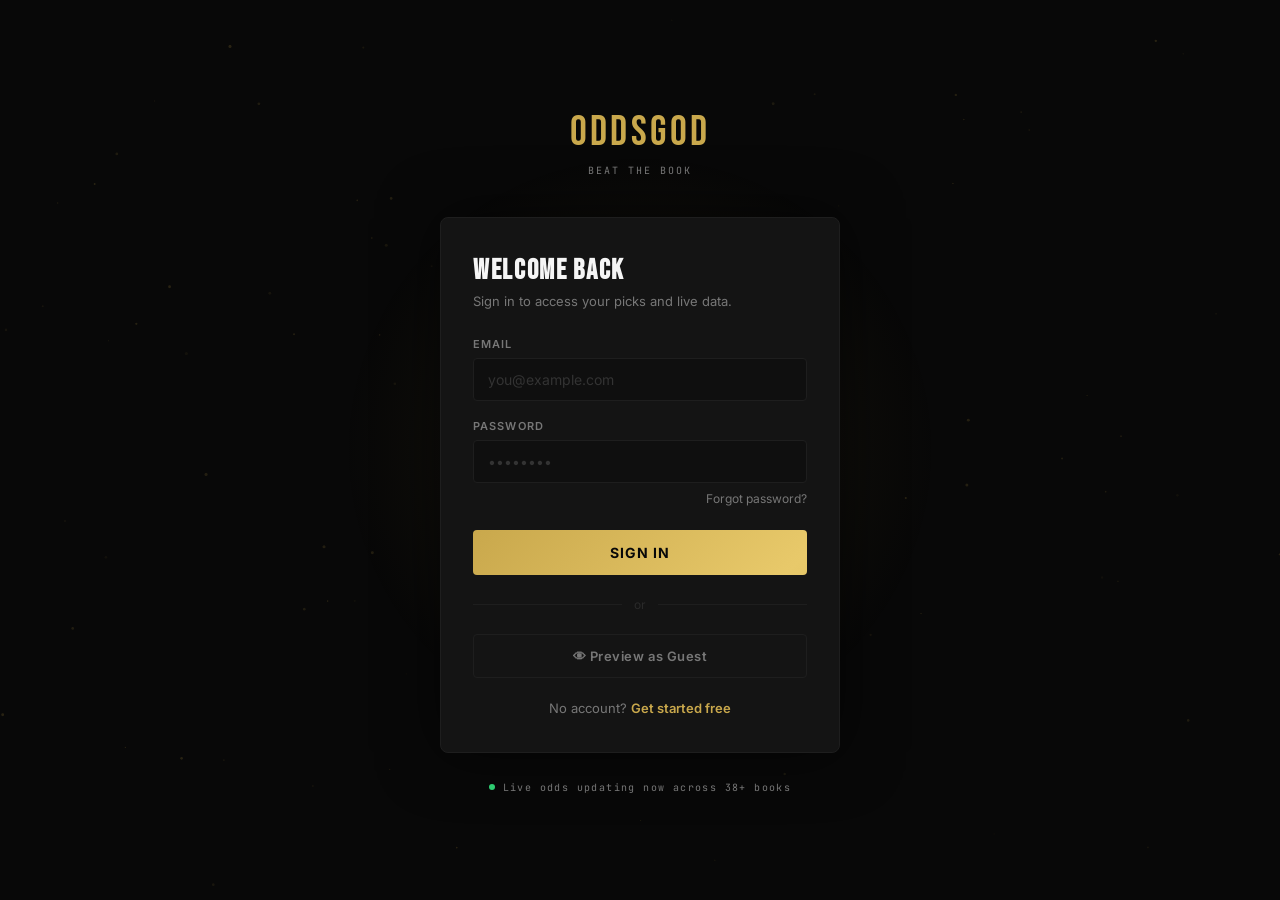
<file: login.html>
<!DOCTYPE html>
<html lang="en">
<head>
  <meta charset="UTF-8"/>
  <meta name="viewport" content="width=device-width, initial-scale=1.0"/>
  <title>OddsGod — Sign In</title>
  <link href="https://fonts.googleapis.com/css2?family=Bebas+Neue&family=Inter:wght@400;500;600;700&family=JetBrains+Mono:wght@400;600&display=swap" rel="stylesheet"/>
  <style>
    *,*::before,*::after{box-sizing:border-box;margin:0;padding:0}
    :root{
      --black:#080808;--dark:#0d0d0d;--card:#141414;--border:#1e1e1e;
      --gold:#C9A84C;--gold-lt:#E8C96A;--gold-dim:#7A6330;
      --white:#F5F5F5;--muted:#777;--green:#2ECC71;
    }
    html,body{height:100%}
    body{
      background:var(--black);color:var(--white);
      font-family:'Inter',sans-serif;
      -webkit-font-smoothing:antialiased;
      display:flex;flex-direction:column;align-items:center;justify-content:center;
      min-height:100vh;padding:24px;overflow:hidden;
    }

    canvas{position:fixed;inset:0;z-index:0;pointer-events:none;opacity:0.4}

    /* glow */
    .glow{
      position:fixed;width:600px;height:600px;border-radius:50%;
      background:radial-gradient(circle,rgba(201,168,76,0.1) 0%,transparent 70%);
      top:50%;left:50%;transform:translate(-50%,-50%);
      animation:pulse 4s ease-in-out infinite;pointer-events:none;z-index:0;
    }
    @keyframes pulse{0%,100%{transform:translate(-50%,-50%) scale(1);opacity:1}50%{transform:translate(-50%,-50%) scale(1.2);opacity:0.5}}

    .login-wrap{
      position:relative;z-index:1;
      width:100%;max-width:400px;
      animation:fadeUp 0.6s ease forwards;
    }
    @keyframes fadeUp{from{opacity:0;transform:translateY(20px)}to{opacity:1;transform:translateY(0)}}

    .login-logo{
      font-family:'Bebas Neue',sans-serif;font-size:42px;
      letter-spacing:0.08em;color:var(--gold);
      text-align:center;margin-bottom:6px;
      text-decoration:none;display:block;
    }
    .login-tagline{
      text-align:center;font-family:'JetBrains Mono',monospace;
      font-size:10px;letter-spacing:0.2em;text-transform:uppercase;
      color:var(--muted);margin-bottom:40px;
    }

    .login-card{
      background:var(--card);border:1px solid var(--border);
      border-radius:8px;padding:36px 32px;
      box-shadow:0 0 60px rgba(0,0,0,0.6);
    }

    .login-card h2{
      font-family:'Bebas Neue',sans-serif;font-size:28px;
      letter-spacing:0.06em;color:var(--white);margin-bottom:6px;
    }
    .login-card p{font-size:13px;color:var(--muted);margin-bottom:28px;}

    .field{margin-bottom:18px}
    .field label{
      display:block;font-size:11px;font-weight:600;
      letter-spacing:0.1em;text-transform:uppercase;
      color:var(--muted);margin-bottom:7px;
    }
    .field input{
      width:100%;background:#0f0f0f;border:1px solid var(--border);
      border-radius:4px;padding:12px 14px;
      color:var(--white);font-family:'Inter',sans-serif;font-size:14px;
      outline:none;transition:border-color 0.2s,box-shadow 0.2s;
    }
    .field input:focus{
      border-color:var(--gold-dim);
      box-shadow:0 0 0 3px rgba(201,168,76,0.08);
    }
    .field input::placeholder{color:#333}

    .forgot{
      display:block;text-align:right;font-size:12px;
      color:var(--muted);text-decoration:none;margin-top:-10px;margin-bottom:24px;
      transition:color 0.2s;
    }
    .forgot:hover{color:var(--gold)}

    .btn-login{
      width:100%;padding:14px;border:none;border-radius:4px;cursor:pointer;
      font-family:'Inter',sans-serif;font-size:14px;font-weight:700;
      letter-spacing:0.08em;text-transform:uppercase;
      background:linear-gradient(135deg,#C9A84C,#E8C96A,#C9A84C);
      background-size:200%;color:var(--black);
      animation:gradShift 3s ease infinite;
      transition:transform 0.15s,box-shadow 0.2s;
    }
    .btn-login:hover{transform:translateY(-2px);box-shadow:0 8px 28px rgba(201,168,76,0.4)}
    @keyframes gradShift{0%,100%{background-position:0% 50%}50%{background-position:100% 50%}}

    .divider{
      display:flex;align-items:center;gap:12px;
      margin:22px 0;color:#2a2a2a;font-size:12px;
    }
    .divider::before,.divider::after{content:'';flex:1;height:1px;background:var(--border)}

    .btn-demo{
      width:100%;padding:13px;border:1px solid var(--border);border-radius:4px;
      background:transparent;color:var(--muted);cursor:pointer;
      font-family:'Inter',sans-serif;font-size:13px;font-weight:600;
      letter-spacing:0.04em;text-decoration:none;display:block;text-align:center;
      transition:border-color 0.2s,color 0.2s;
    }
    .btn-demo:hover{border-color:var(--gold-dim);color:var(--gold-lt)}

    .signup-line{
      text-align:center;font-size:13px;color:var(--muted);margin-top:22px;
    }
    .signup-line a{color:var(--gold);text-decoration:none;font-weight:600}
    .signup-line a:hover{color:var(--gold-lt)}

    /* live dot */
    .live-strip{
      display:flex;align-items:center;justify-content:center;gap:8px;
      font-family:'JetBrains Mono',monospace;font-size:10px;
      letter-spacing:0.14em;color:var(--muted);margin-top:28px;
    }
    .ldot{width:6px;height:6px;border-radius:50%;background:var(--green);
      box-shadow:0 0 0 0 rgba(46,204,113,0.5);animation:lping 1.6s ease-out infinite}
    @keyframes lping{0%{box-shadow:0 0 0 0 rgba(46,204,113,0.6)}70%{box-shadow:0 0 0 7px rgba(46,204,113,0)}100%{box-shadow:0 0 0 0 rgba(46,204,113,0)}}
  </style>
</head>
<body>
<canvas id="c"></canvas>
<div class="glow"></div>

<div class="login-wrap">
  <a href="/" class="login-logo">OddsGod</a>
  <div class="login-tagline">Beat the Book</div>

  <div class="login-card">
    <h2>Welcome Back</h2>
    <p>Sign in to access your picks and live data.</p>

    <div class="field">
      <label>Email</label>
      <input type="email" placeholder="you@example.com"/>
    </div>
    <div class="field">
      <label>Password</label>
      <input type="password" placeholder="••••••••"/>
    </div>
    <a href="#" class="forgot">Forgot password?</a>

    <button class="btn-login" onclick="window.location.href='/dashboard'">Sign In</button>

    <div class="divider">or</div>

    <a href="/dashboard" class="btn-demo">👁 Preview as Guest</a>

    <div class="signup-line">No account? <a href="#">Get started free</a></div>
  </div>

  <div class="live-strip">
    <span class="ldot"></span> Live odds updating now across 38+ books
  </div>
</div>

<script>
const canvas=document.getElementById('c'),ctx=canvas.getContext('2d');
let W,H,dots=[];
function resize(){W=canvas.width=innerWidth;H=canvas.height=innerHeight}
resize();window.addEventListener('resize',resize);
function r(a,b){return Math.random()*(b-a)+a}
class Dot{constructor(){this.reset()}reset(){this.x=r(0,W);this.y=r(0,H);this.vx=r(-0.15,0.15);this.vy=r(-0.15,0.15);this.rad=r(0.5,1.6);this.a=r(0.1,0.45)}update(){this.x+=this.vx;this.y+=this.vy;if(this.x<0||this.x>W||this.y<0||this.y>H)this.reset()}draw(){ctx.beginPath();ctx.arc(this.x,this.y,this.rad,0,Math.PI*2);ctx.fillStyle=`rgba(201,168,76,${this.a})`;ctx.fill()}}
for(let i=0;i<80;i++)dots.push(new Dot());
function loop(){ctx.clearRect(0,0,W,H);dots.forEach(d=>{d.update();d.draw()});requestAnimationFrame(loop)}
loop();
</script>
</body>
</html>
</file>
